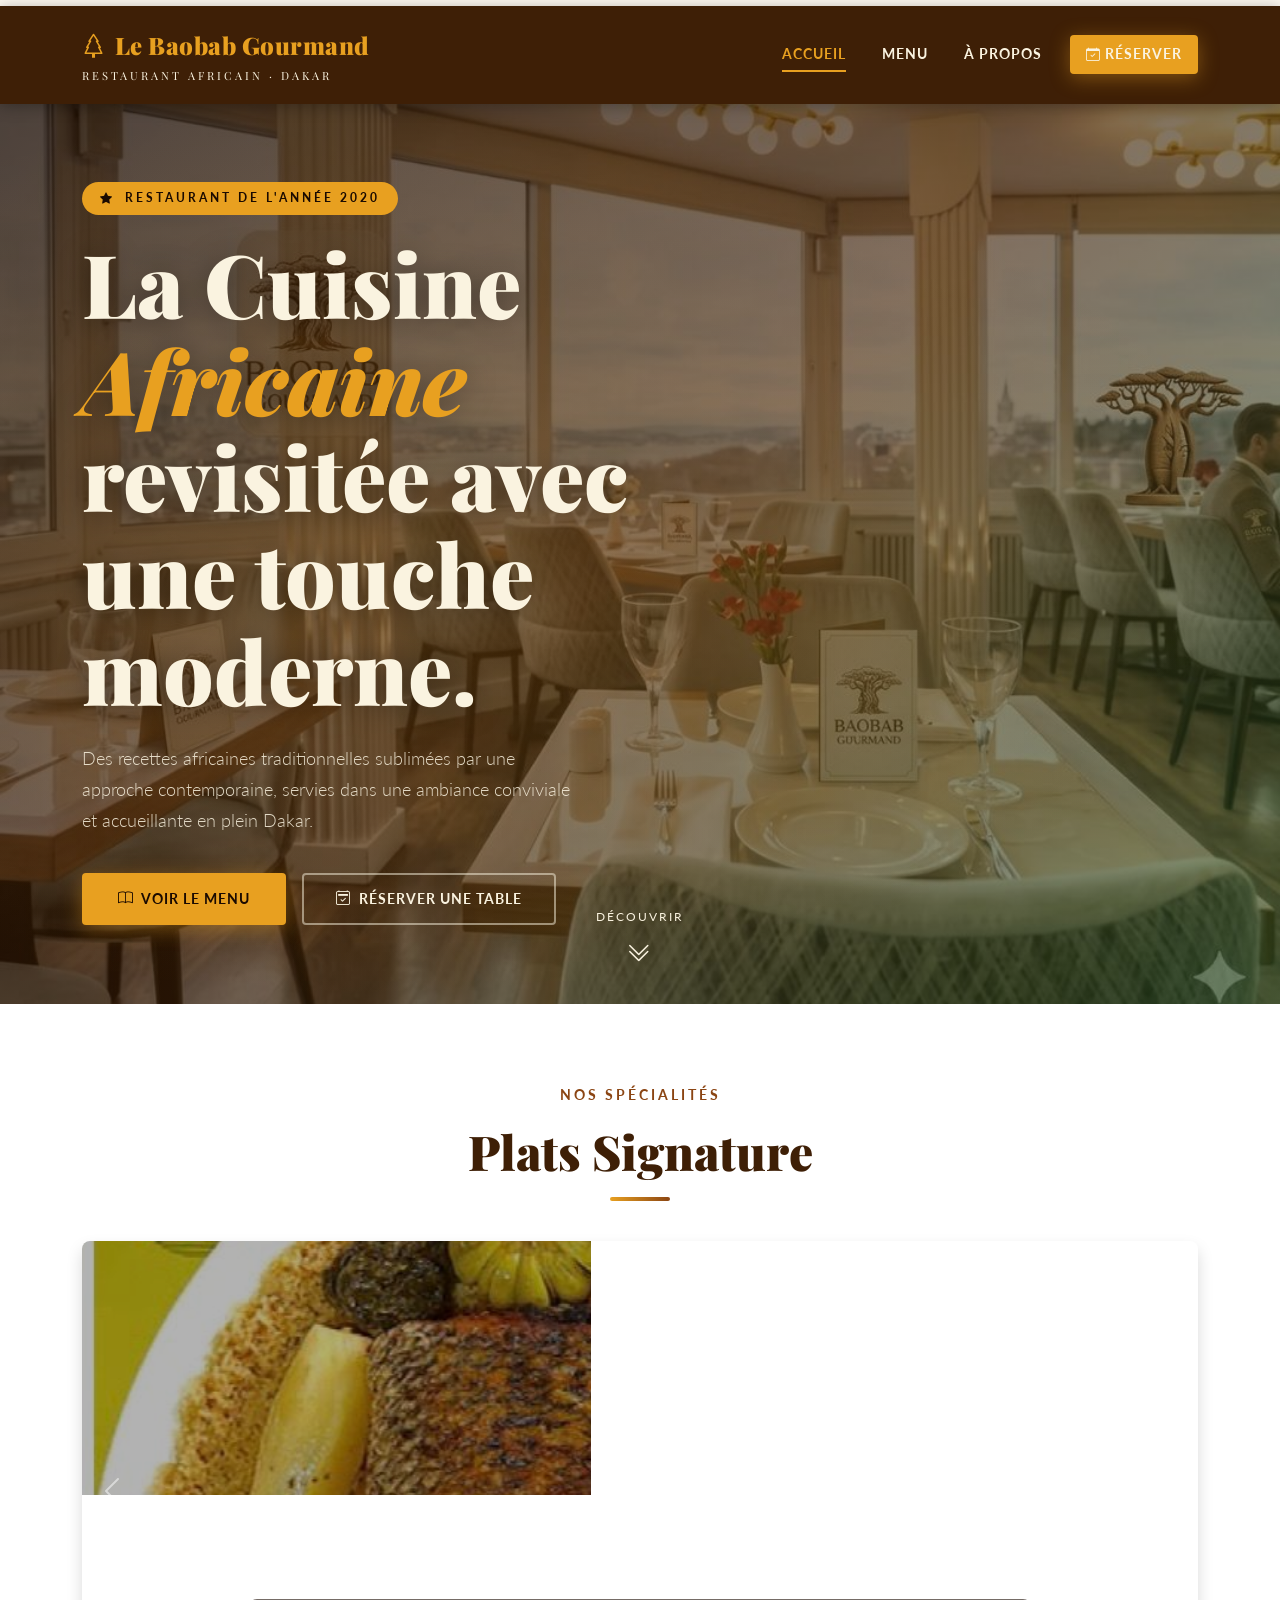
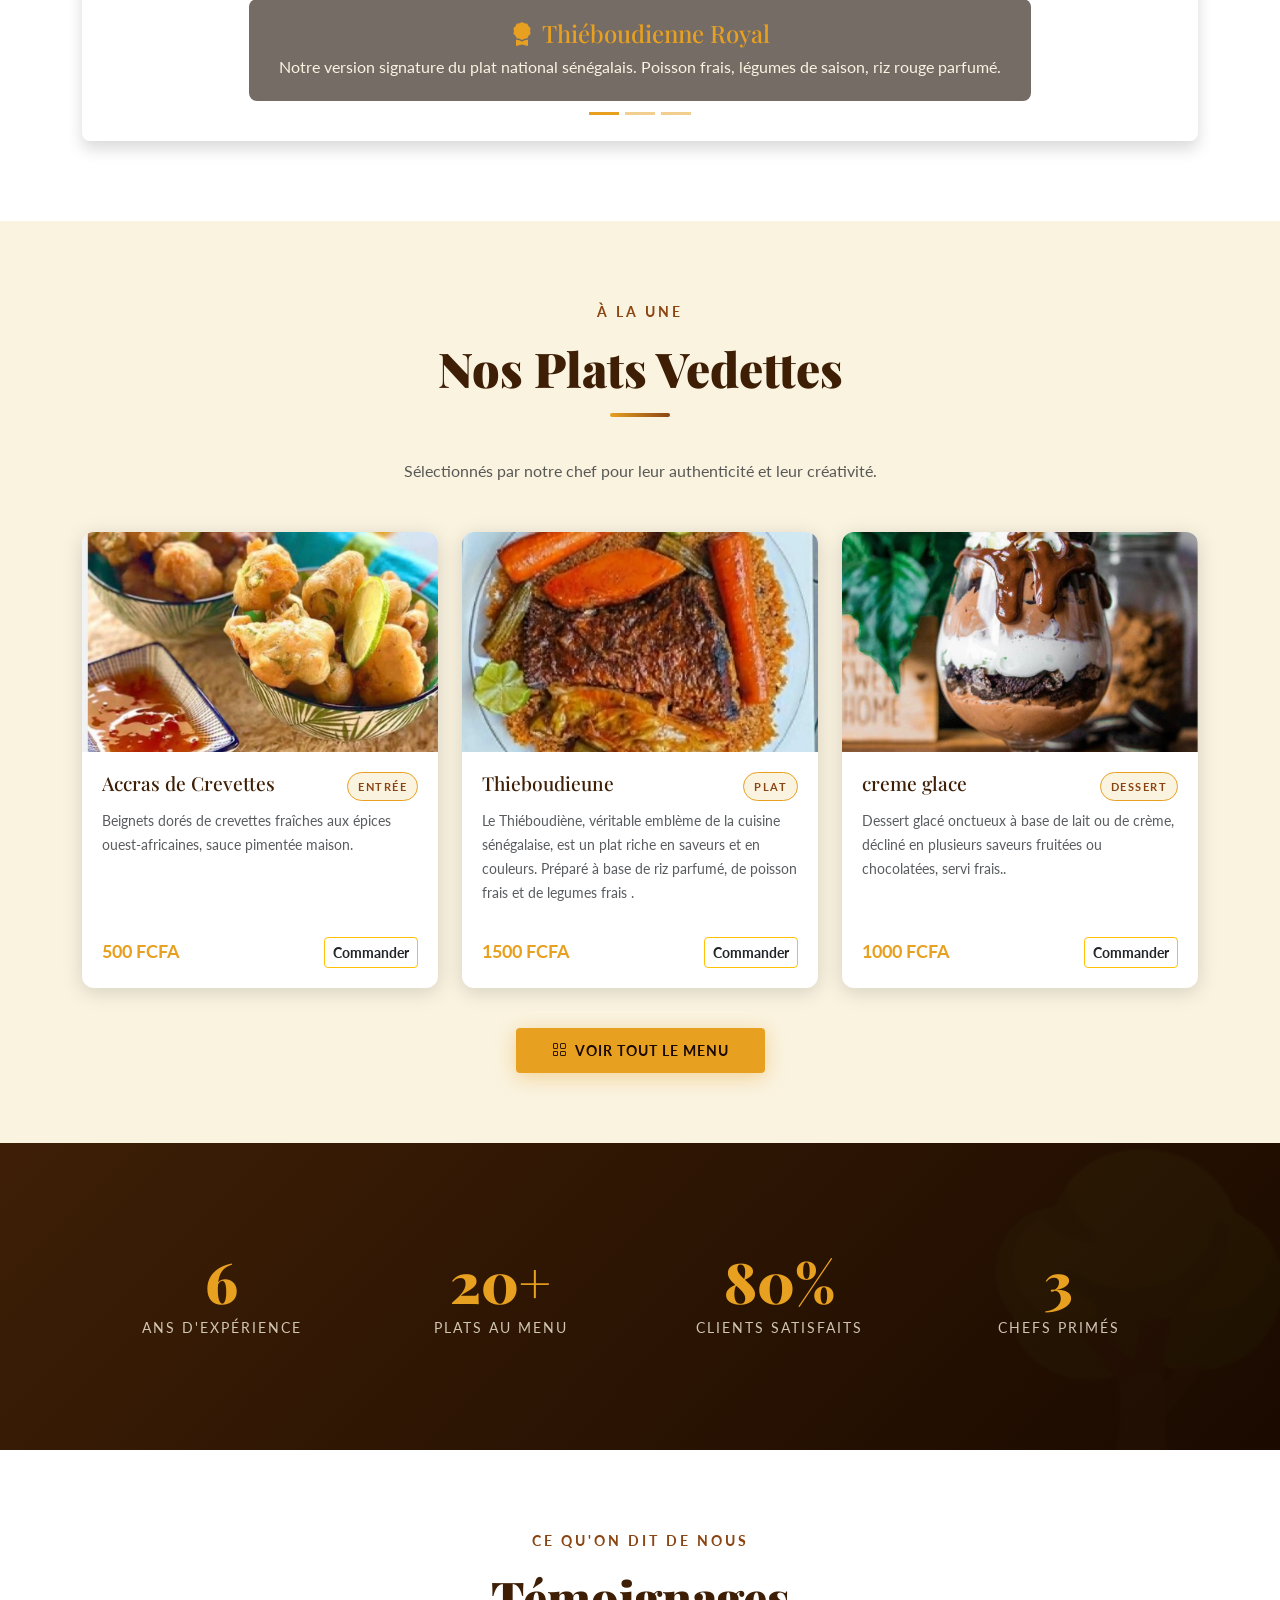
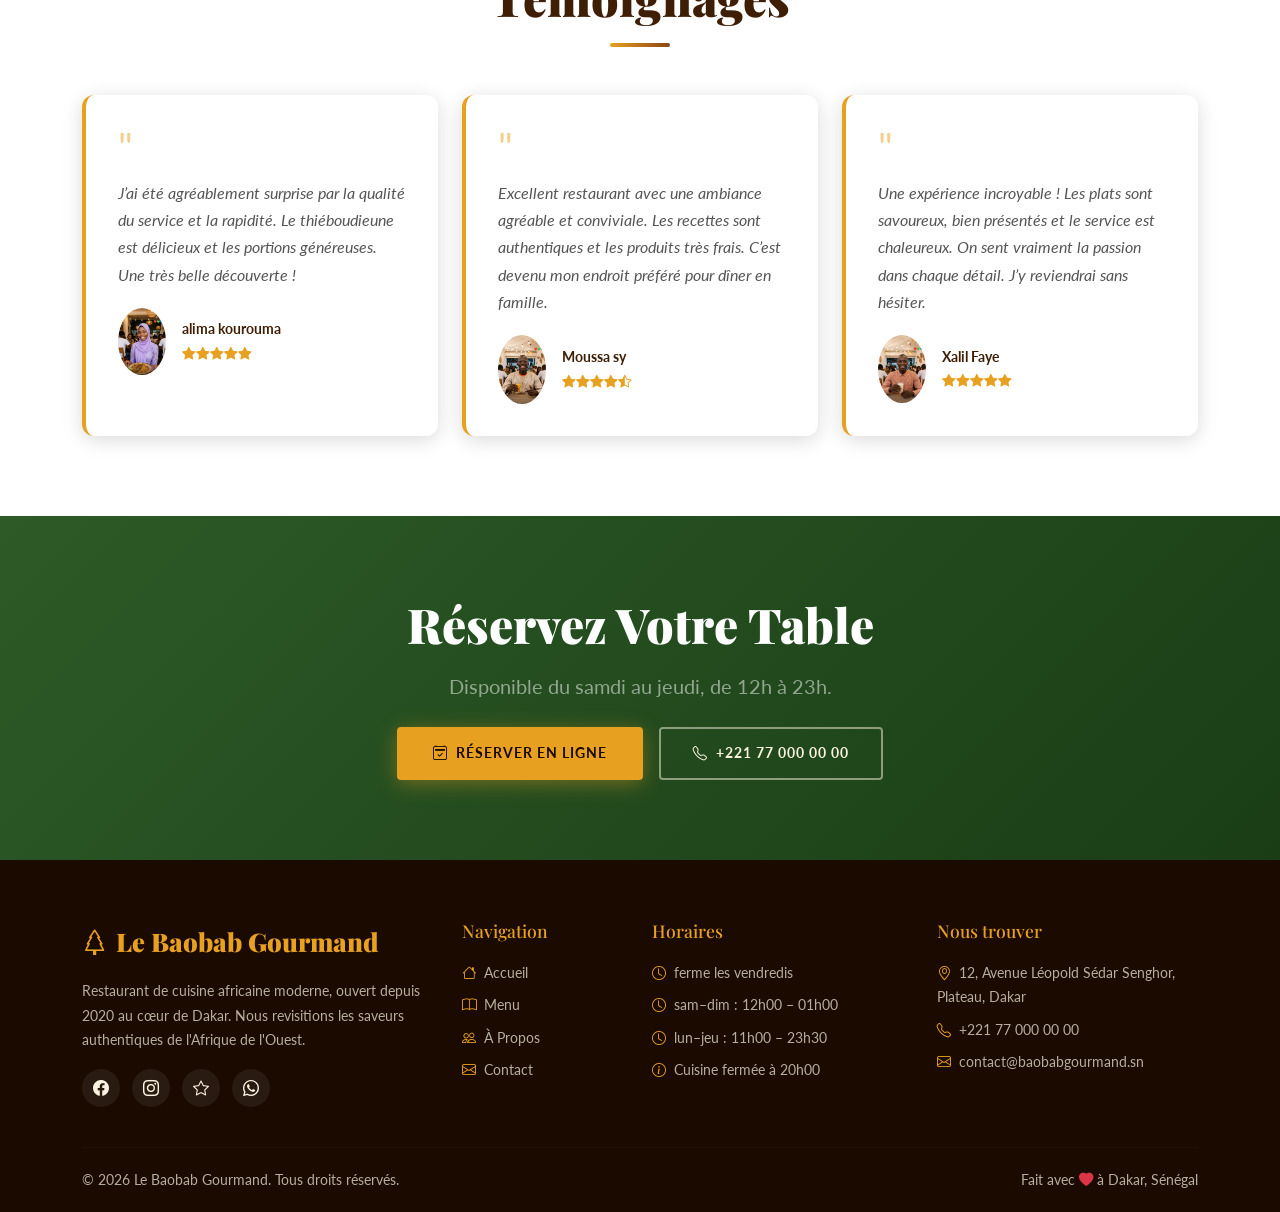
<file: index.html>
<!DOCTYPE html>
<html lang="fr">
<head>
  <meta charset="UTF-8">
  <meta name="viewport" content="width=device-width, initial-scale=1.0">
  <title>Accueil | Le Baobab Gourmand — Restaurant Africain à Dakar</title>
  <meta name="description" content="Le Baobab Gourmand, restaurant de cuisine africaine moderne à Dakar. Saveurs authentiques, ambiance chaleureuse.">
  <!-- Bootstrap 5 CSS -->
  <link href="https://cdn.jsdelivr.net/npm/bootstrap@5.3.3/dist/css/bootstrap.min.css" rel="stylesheet">
  <!-- Bootstrap Icons -->
  <link rel="stylesheet" href="https://cdn.jsdelivr.net/npm/bootstrap-icons@1.13.1/font/bootstrap-icons.min.css">
  <!-- CSS personnalisé -->
  <link rel="stylesheet" href="style.css">
</head>
<body>

  <!-- Bande décorative africaine -->
  <div class="motif-ligne"></div>

  <!-- ===== NAVBAR ===== -->
  <nav class="navbar navbar-expand-lg navbar-baobab sticky-top">
    <div class="container">
      <a class="navbar-brand navbar-brand-baobab" href="index.html">
        <i class="bi bi-tree me-2"></i>Le Baobab Gourmand
        <span>Restaurant Africain · Dakar</span>
      </a>
      <button class="navbar-toggler" type="button"
              data-bs-toggle="collapse" data-bs-target="#menuNav"
              aria-controls="menuNav" aria-expanded="false"
              aria-label="Ouvrir le menu">
        <span class="navbar-toggler-icon"></span>
      </button>
      <div class="collapse navbar-collapse" id="menuNav">
        <ul class="navbar-nav ms-auto align-items-lg-center gap-lg-1">
          <li class="nav-item"><a class="nav-link active" href="index.html">Accueil</a></li>
          <li class="nav-item"><a class="nav-link" href="menu.html">Menu</a></li>
          <li class="nav-item"><a class="nav-link" href="about.html">À Propos</a></li>
          <li class="nav-item ms-lg-2">
            <a class="nav-link btn-primaire px-3 py-2 text-decoration-none" href="contact.html">
              <i class="bi bi-calendar-check me-1"></i>Réserver
            </a>
          </li>
        </ul>
      </div>
    </div>
  </nav>

  <main>

    <!-- ===== HERO ===== -->
    <section class="hero-section" aria-label="Bannière principale">
      <div class="container position-relative z-1">
        <div class="row">
          <div class="col-lg-7">
            <div class="hero-badge">
              <i class="bi bi-star-fill me-1"></i> Restaurant de l'année 2020
            </div>
            <h1 class="hero-titre">
              La Cuisine<br>
              <em>Africaine</em><br>
              revisitée avec une touche moderne.
            </h1>
            <p class="hero-sous-titre">
              Des recettes africaines traditionnelles sublimées par une approche contemporaine, servies dans une ambiance conviviale et accueillante en plein Dakar.
            </p>
            <div class="hero-btns d-flex flex-wrap gap-3">
              <a href="menu.html" class="btn-primaire">
                <i class="bi bi-book me-2"></i>Voir le menu
              </a>
              <a href="contact.html" class="btn-secondaire">
                <i class="bi bi-calendar2-check me-2"></i>Réserver une table
              </a>
            </div>


          </div>
        </div>
      </div>
      <div class="hero-scroll" aria-hidden="true">
        Découvrir
        <i class="bi bi-chevron-double-down"></i>
      </div>
    </section>

    <!-- ===== CAROUSEL — Plats Signature ===== -->
    <section class="section-padding bg-white" aria-labelledby="carousel-titre">
      <div class="container">
        <div class="text-center mb-4 fade-in-scroll">
          <p class="section-sous-titre">Nos spécialités</p>
          <h2 class="section-titre" id="carousel-titre">Plats Signature</h2>
          <div class="separateur"></div>
        </div>

        <div id="carouselPlatSignature" class="carousel slide carousel-baobab fade-in-scroll"
             data-bs-ride="carousel" data-bs-interval="4000">
          <div class="carousel-indicators">
            <button type="button" data-bs-target="#carouselPlatSignature" data-bs-slide-to="0" class="active" aria-current="true" aria-label="Thiéboudienne"></button>
            <button type="button" data-bs-target="#carouselPlatSignature" data-bs-slide-to="1" aria-label="Yassa Poulet"></button>
            <button type="button" data-bs-target="#carouselPlatSignature" data-bs-slide-to="2" aria-label="Mafé Royal"></button>
          </div>

          <div class="carousel-inner rounded-3 overflow-hidden shadow">
            <!-- Diapo 1 -->
            <div class="carousel-item active">
              <img src="riz.jpeg"
                   class="d-block w-100"
                   alt="Thiéboudienne — riz au poisson sénégalais">
              <div class="carousel-caption">
                <h5><i class="bi bi-award-fill me-2"></i>Thiéboudienne Royal</h5>
                <p>Notre version signature du plat national sénégalais. Poisson frais, légumes de saison, riz rouge parfumé.</p>
              </div>
            </div>
            <!-- Diapo 2 -->
            <div class="carousel-item">
              <img src="yasa1.jpg"
                   class="d-block w-100"
                   alt="Yassa poulet citronné aux oignons">
              <div class="carousel-caption">
                <h5><i class="bi bi-award-fill me-2"></i>Yassa Poulet Gourmand</h5>
                <p>Poulet fermier mariné au citron et aux épices, servi sur un lit d'oignons confits dorés.</p>
              </div>
            </div>
            <!-- Diapo 3 -->
            <div class="carousel-item">
              <img src="MAFE.jpg"
                   class="d-block w-100"
                   alt="Mafé — ragoût à la pâte d'arachide">
              <div class="carousel-caption">
                <h5><i class="bi bi-award-fill me-2"></i>Mafé Royal</h5>
                <p>Agneau braisé dans une sauce onctueuse à la pâte d'arachide, garni de légumes racines.</p>
              </div>
            </div>
          </div>

          <button class="carousel-control-prev" type="button" data-bs-target="#carouselPlatSignature" data-bs-slide="prev">
            <span class="carousel-control-prev-icon" aria-hidden="true"></span>
            <span class="visually-hidden">Précédent</span>
          </button>
          <button class="carousel-control-next" type="button" data-bs-target="#carouselPlatSignature" data-bs-slide="next">
            <span class="carousel-control-next-icon" aria-hidden="true"></span>
            <span class="visually-hidden">Suivant</span>
          </button>
        </div>
      </div>
    </section>

    <!-- ===== PLATS VEDETTES ===== -->
    <section class="section-padding" style="background: var(--couleur-ivoire);" aria-labelledby="plats-vedettes-titre">
      <div class="container">
        <div class="text-center mb-5 fade-in-scroll">
          <p class="section-sous-titre">À la une</p>
          <h2 class="section-titre" id="plats-vedettes-titre">Nos Plats Vedettes</h2>
          <div class="separateur"></div>
          <p class="text-muted">Sélectionnés par notre chef pour leur authenticité et leur créativité.</p>
        </div>

        <div class="row g-4">
          <!-- Plat 1 -->
          <div class="col-md-6 col-lg-4 fade-in-scroll">
            <div class="plat-card card h-100">
              <div class="card-img-container">
                <img src="crevette.jpg"
                     class="card-img-top" alt="Accras de crevettes épicés">
              </div>
              <div class="card-body d-flex flex-column">
                <div class="d-flex justify-content-between align-items-start mb-2">
                  <h5 class="card-title mb-0">Accras de Crevettes</h5>
                  <span class="badge-categorie">Entrée</span>
                </div>
                <p class="card-text text-muted small flex-grow-1">
                  Beignets dorés de crevettes fraîches aux épices ouest-africaines, sauce pimentée maison.
                </p>
                <div class="d-flex justify-content-between align-items-center mt-3">
                  <span class="plat-prix"> 500 FCFA</span>
                  <a href="menu.html" class="btn btn-sm btn-outline-warning text-dark fw-bold">Commander</a>
                </div>
              </div>
            </div>
          </div>

          <!-- Plat 2 -->
          <div class="col-md-6 col-lg-4 fade-in-scroll">
            <div class="plat-card card h-100">
              <div class="card-img-container">
                <img src="thieb1.jpg"
                     class="card-img-top" alt="thiéboudieune Royal">
              </div>
              <div class="card-body d-flex flex-column">
                <div class="d-flex justify-content-between align-items-start mb-2">
                  <h5 class="card-title mb-0">Thieboudieune</h5>
                  <span class="badge-categorie">Plat</span>
                </div>
                <p class="card-text text-muted small flex-grow-1">
                  Le Thiéboudiène, véritable emblème de la cuisine sénégalaise, est un plat riche en saveurs et en couleurs. Préparé à base de riz parfumé, de poisson frais et de legumes frais .
                </p>
                <div class="d-flex justify-content-between align-items-center mt-3">
                  <span class="plat-prix">1500 FCFA</span>
                  <a href="menu.html" class="btn btn-sm btn-outline-warning text-dark fw-bold">Commander</a>
                </div>
              </div>
            </div>
          </div>

          <!-- Plat 3 -->
          <div class="col-md-6 col-lg-4 fade-in-scroll">
            <div class="plat-card card h-100">
              <div class="card-img-container">
                <img src="CREME.jpg"
                     class="card-img-top" alt="créme glace">
              </div>
              <div class="card-body d-flex flex-column">
                <div class="d-flex justify-content-between align-items-start mb-2">
                  <h5 class="card-title mb-0">creme glace</h5>
                  <span class="badge-categorie">Dessert</span>
                </div>
                <p class="card-text text-muted small flex-grow-1">
                  Dessert glacé onctueux à base de lait ou de crème, décliné en plusieurs saveurs fruitées ou chocolatées, servi frais..
                </p>
                <div class="d-flex justify-content-between align-items-center mt-3">
                  <span class="plat-prix">1000 FCFA</span>
                  <a href="menu.html" class="btn btn-sm btn-outline-warning text-dark fw-bold">Commander</a>
                </div>
              </div>
            </div>
          </div>
        </div>

        <div class="text-center mt-5 fade-in-scroll">
          <a href="menu.html" class="btn-primaire">
            <i class="bi bi-grid me-2"></i>Voir tout le menu
          </a>
        </div>
      </div>
    </section>

    <!-- ===== CHIFFRES ===== -->
    <section class="bg-baobab section-padding" aria-label="Nos chiffres clés">
      <div class="container">
        <div class="row g-0">
          <div class="col-6 col-md-3 fade-in-scroll">
            <div class="chiffre-item">
              <div class="nombre">6</div>
              <div class="label">Ans d'expérience</div>
            </div>
          </div>
          <div class="col-6 col-md-3 fade-in-scroll">
            <div class="chiffre-item">
              <div class="nombre">20+</div>
              <div class="label">Plats au menu</div>
            </div>
          </div>
          <div class="col-6 col-md-3 fade-in-scroll">
            <div class="chiffre-item">
              <div class="nombre">80%</div>
              <div class="label">Clients satisfaits</div>
            </div>
          </div>
          <div class="col-6 col-md-3 fade-in-scroll">
            <div class="chiffre-item">
              <div class="nombre">3</div>
              <div class="label">Chefs primés</div>
            </div>
          </div>
        </div>
      </div>
    </section>

    <!-- ===== TEMOIGNAGES ===== -->
    <section class="section-padding bg-white" aria-labelledby="temoignages-titre">
      <div class="container">
        <div class="text-center mb-5 fade-in-scroll">
          <p class="section-sous-titre">Ce qu'on dit de nous</p>
          <h2 class="section-titre" id="temoignages-titre">Témoignages</h2>
          <div class="separateur"></div>
        </div>

        <div class="row g-4">
          <div class="col-md-4 fade-in-scroll">
            <div class="temoignage-card">
              <div class="quote-icon">"</div>
              <p class="texte">J’ai été agréablement surprise par la qualité du service et la rapidité. Le thiéboudieune  est  délicieux et les portions généreuses. Une très belle découverte ! </p>
              <div class="d-flex align-items-center gap-3 mt-3">
                <img src="alima.jpeg" alt="Portrait de Alima kourouma" class="rounded-circle" width="48" height="48">
                <div>
                  <p class="auteur mb-0">alima kourouma</p>
                  <div class="etoiles"><i class="bi bi-star-fill"></i><i class="bi bi-star-fill"></i><i class="bi bi-star-fill"></i><i class="bi bi-star-fill"></i><i class="bi bi-star-fill"></i></div>
                </div>
              </div>
            </div>
          </div>

          <div class="col-md-4 fade-in-scroll">
            <div class="temoignage-card">
              <div class="quote-icon">"</div>
              <p class="texte"> Excellent restaurant avec une ambiance agréable et conviviale. Les recettes sont authentiques et les produits très frais. C’est devenu mon endroit préféré pour dîner en famille.</p>
              <div class="d-flex align-items-center gap-3 mt-3">
                <img src="moussa.jpeg" alt="Portrait de Moussa SY" class="rounded-circle" width="48" height="48">
                <div>
                  <p class="auteur mb-0">Moussa sy</p>
                  <div class="etoiles"><i class="bi bi-star-fill"></i><i class="bi bi-star-fill"></i><i class="bi bi-star-fill"></i><i class="bi bi-star-fill"></i><i class="bi bi-star-half"></i></div>
                </div>
              </div>
            </div>
          </div>

          <div class="col-md-4 fade-in-scroll">
            <div class="temoignage-card">
              <div class="quote-icon">"</div>
              <p class="texte">Une expérience incroyable ! Les plats sont savoureux, bien présentés et le service est chaleureux. On sent vraiment la passion dans chaque détail. J’y reviendrai sans hésiter. </p>
              <div class="d-flex align-items-center gap-3 mt-3">
                <img src="xalil.jpeg" alt="Portrait de Xalil Faye" class="rounded-circle" width="48" height="48">
                <div>
                  <p class="auteur mb-0">Xalil Faye</p>
                  <div class="etoiles"><i class="bi bi-star-fill"></i><i class="bi bi-star-fill"></i><i class="bi bi-star-fill"></i><i class="bi bi-star-fill"></i><i class="bi bi-star-fill"></i></div>
                </div>
              </div>
            </div>
          </div>
        </div>
      </div>
    </section>

    <!-- ===== CTA RÉSERVATION ===== -->
    <section class="section-padding" style="background: linear-gradient(135deg, var(--couleur-vert), #1a3d16);" aria-label="Appel à l'action réservation">
      <div class="container text-center fade-in-scroll">
        <h2 class="section-titre text-white mb-3">Réservez Votre Table</h2>
        <p class="text-white-50 mb-4 fs-5">Disponible du samdi au jeudi, de 12h à 23h.</p>
        <div class="d-flex justify-content-center gap-3 flex-wrap">
          <a href="contact.html" class="btn-primaire">
            <i class="bi bi-calendar2-check me-2"></i>Réserver en ligne
          </a>
          <a href="tel:+221770000000" class="btn-secondaire">
            <i class="bi bi-telephone me-2"></i>+221 77 000 00 00
          </a>
        </div>
      </div>
    </section>

  </main>

  <footer>
    <div class="container">
      <div class="row g-4">
        <div class="col-lg-4 col-md-6">
          <div class="footer-brand mb-3">
            <i class="bi bi-tree me-2"></i>Le Baobab Gourmand
          </div>
          <p>Restaurant de cuisine africaine moderne, ouvert depuis 2020 au cœur de Dakar. Nous revisitions les saveurs authentiques de l'Afrique de l'Ouest.</p>
          <div class="social-links mt-3">
            <a href="#" aria-label="Facebook"><i class="bi bi-facebook"></i></a>
            <a href="#" aria-label="Instagram"><i class="bi bi-instagram"></i></a>
            <a href="#" aria-label="TripAdvisor"><i class="bi bi-star"></i></a>
            <a href="#" aria-label="WhatsApp"><i class="bi bi-whatsapp"></i></a>
          </div>
        </div>
        <div class="col-lg-2 col-md-6">
          <h5>Navigation</h5>
          <ul>
            <li><a href="index.html"><i class="bi bi-house"></i>Accueil</a></li>
            <li><a href="menu.html"><i class="bi bi-book"></i>Menu</a></li>
            <li><a href="about.html"><i class="bi bi-people"></i>À Propos</a></li>
            <li><a href="contact.html"><i class="bi bi-envelope"></i>Contact</a></li>
          </ul>
        </div>
        <div class="col-lg-3 col-md-6">
          <h5>Horaires</h5>
          <ul>
            <li><i class="bi bi-clock"></i>ferme les vendredis </li>
            <li><i class="bi bi-clock"></i>sam–dim : 12h00 – 01h00</li>
            <li><i class="bi bi-clock"></i>lun–jeu : 11h00 – 23h30</li>
            <li><i class="bi bi-info-circle"></i>Cuisine fermée à 20h00</li>
          </ul>
        </div>
        <div class="col-lg-3 col-md-6">
          <h5>Nous trouver</h5>
          <ul>
            <li><i class="bi bi-geo-alt"></i>12, Avenue Léopold Sédar Senghor, Plateau, Dakar</li>
            <li><i class="bi bi-telephone"></i><a href="tel:+221338001234">+221 77 000 00 00</a></li>
            <li><i class="bi bi-envelope"></i><a href="mailto:contact@baobabgourmand.sn">contact@baobabgourmand.sn</a></li>
          </ul>
        </div>
      </div>
      <hr class="footer-divider">
      <div class="d-flex flex-wrap justify-content-between align-items-center footer-bottom">
        <p class="mb-0">© 2026 Le Baobab Gourmand. Tous droits réservés.</p>
        <p class="mb-0">Fait avec <i class="bi bi-heart-fill text-danger"></i> à Dakar, Sénégal</p>
      </div>
    </div>
  </footer>

  <!-- Bouton retour en haut -->
  <button id="btnTop" aria-label="Retour en haut de page">
    <i class="bi bi-arrow-up"></i>
  </button>

  <!-- Bootstrap JS -->
  <script src="https://cdn.jsdelivr.net/npm/bootstrap@5.3.3/dist/js/bootstrap.bundle.min.js"></script>
  <!-- JS personnalisé -->
  <script src="script.js"></script>
</body>
</html>
</file>
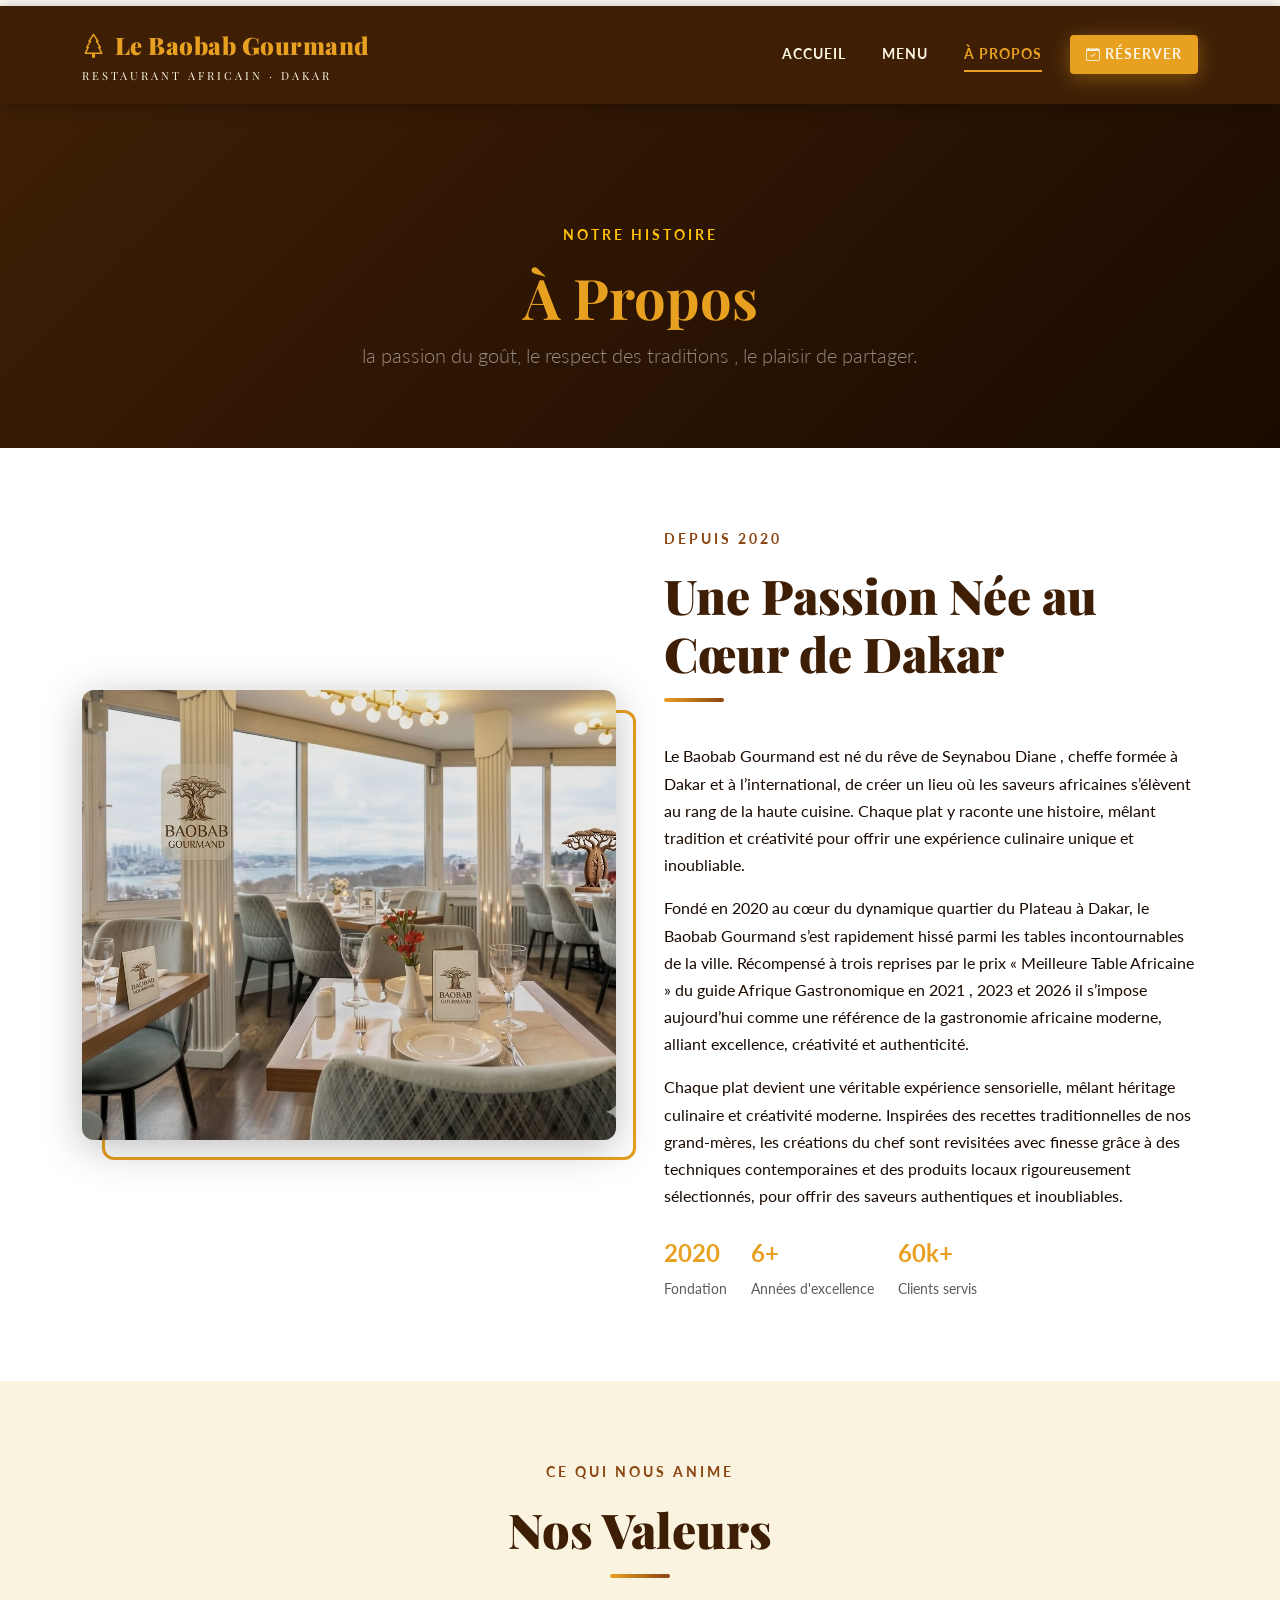
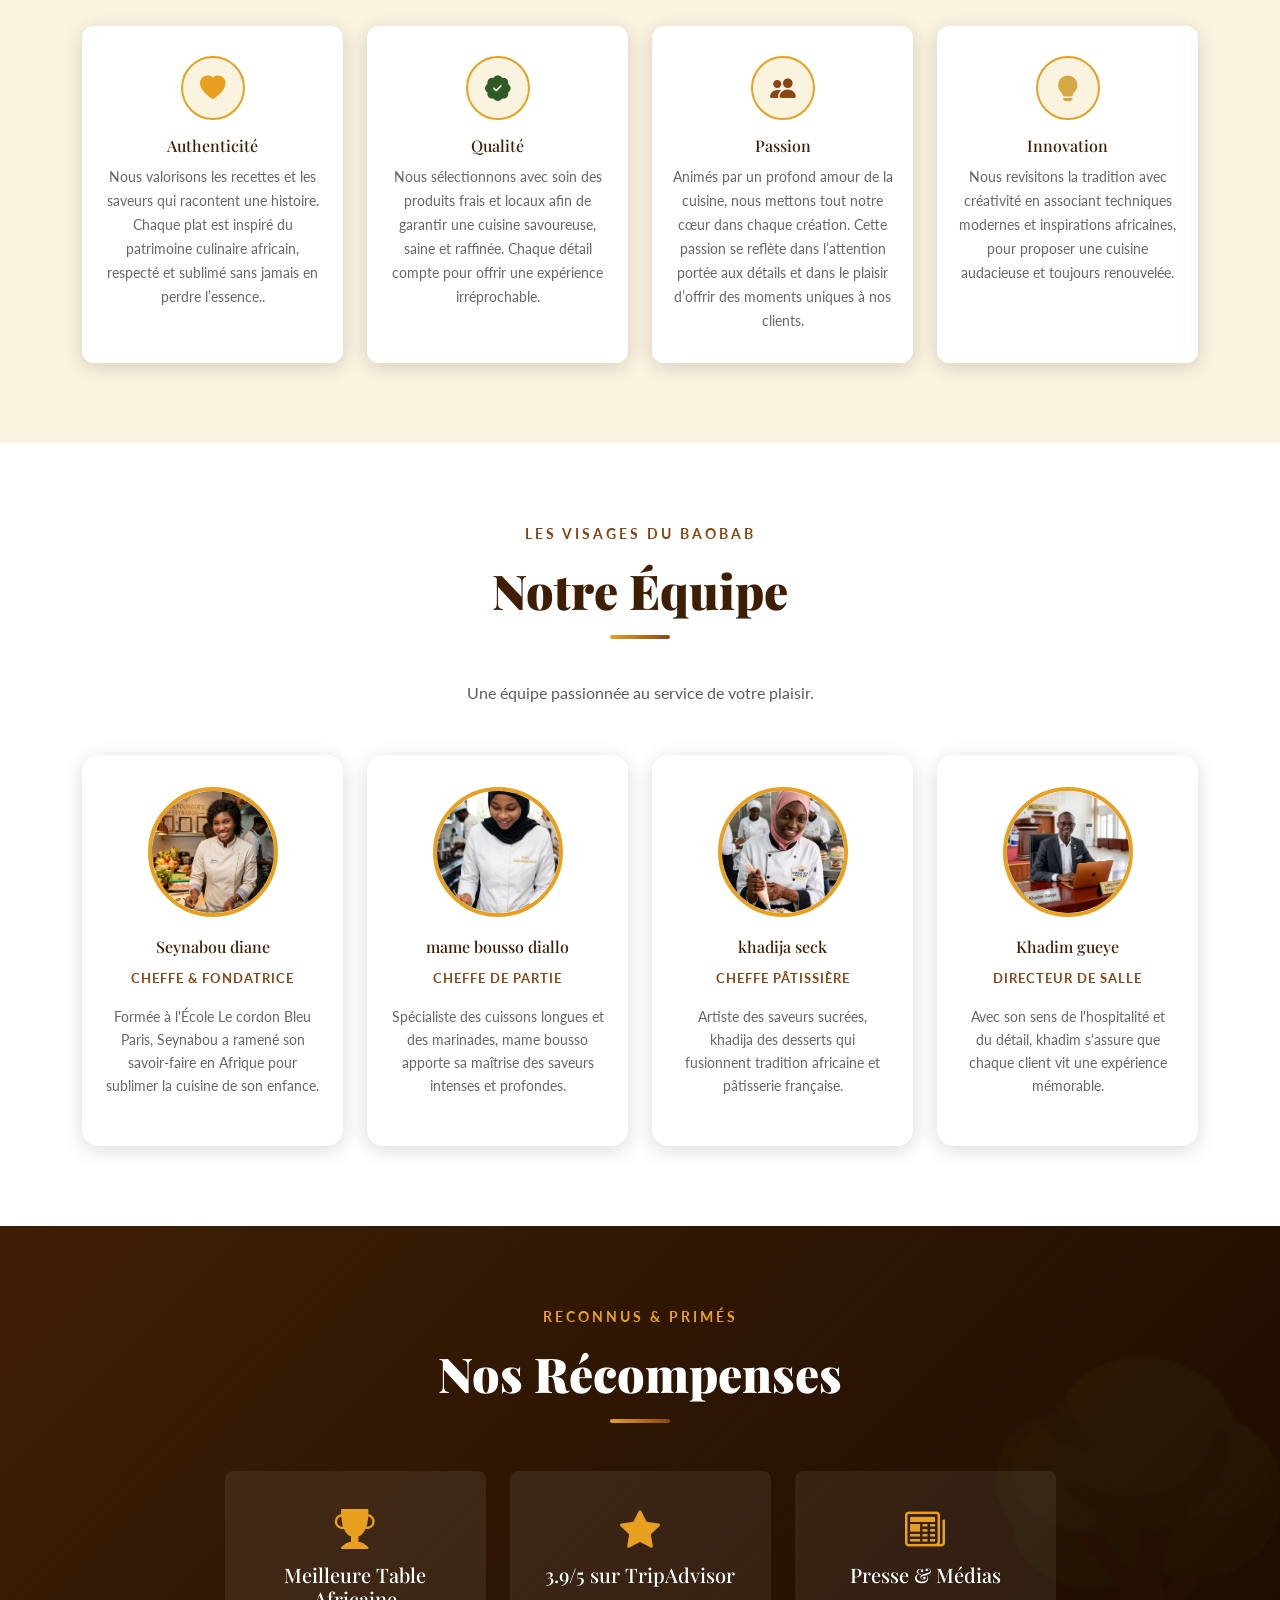
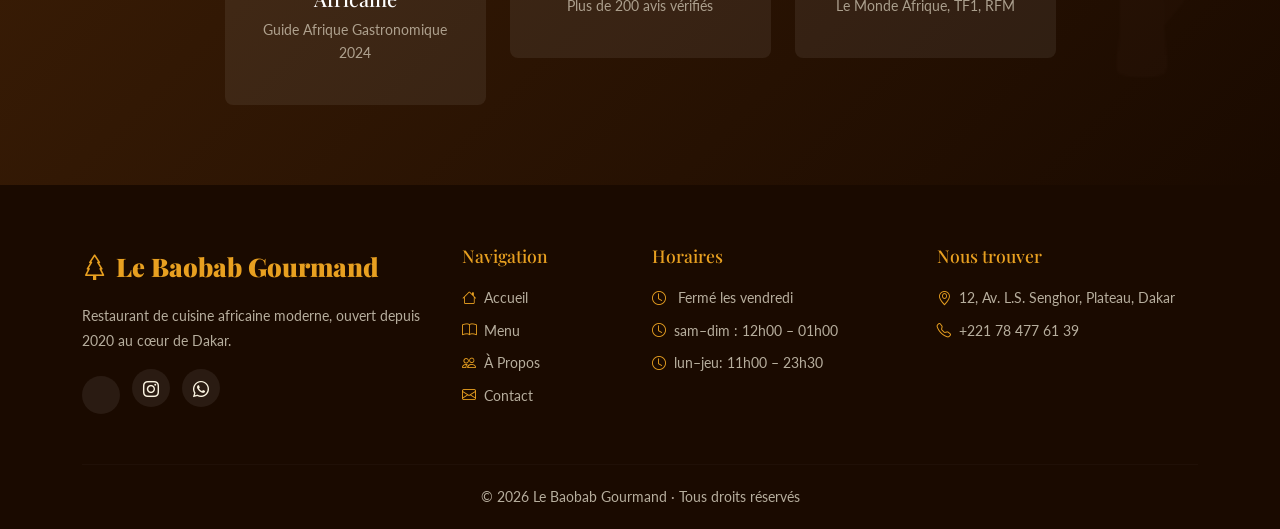
<file: about.html>
<!DOCTYPE html>
<html lang="fr">
<head>
  <meta charset="UTF-8">
  <meta name="viewport" content="width=device-width, initial-scale=1.0">
  <title>À Propos | Le Baobab Gourmand — Restaurant Africain à Dakar</title>
  <meta name="description" content="Histoire, équipe et valeurs du restaurant Le Baobab Gourmand à Dakar.">
  <link href="https://cdn.jsdelivr.net/npm/bootstrap@5.3.3/dist/css/bootstrap.min.css" rel="stylesheet">
  <link rel="stylesheet" href="https://cdn.jsdelivr.net/npm/bootstrap-icons@1.13.1/font/bootstrap-icons.min.css">
  <link rel="stylesheet" href="style.css">
</head>
<body>

  <div class="motif-ligne"></div>

  <!-- ===== NAVBAR ===== -->
  <nav class="navbar navbar-expand-lg navbar-baobab sticky-top">
    <div class="container">
      <a class="navbar-brand navbar-brand-baobab" href="index.html">
        <i class="bi bi-tree me-2"></i>Le Baobab Gourmand
        <span>Restaurant Africain · Dakar</span>
      </a>
      <button class="navbar-toggler" type="button"
              data-bs-toggle="collapse" data-bs-target="#menuNav"
              aria-label="Ouvrir le menu">
        <span class="navbar-toggler-icon"></span>
      </button>
      <div class="collapse navbar-collapse" id="menuNav">
        <ul class="navbar-nav ms-auto align-items-lg-center gap-lg-1">
          <li class="nav-item"><a class="nav-link" href="index.html">Accueil</a></li>
          <li class="nav-item"><a class="nav-link" href="menu.html">Menu</a></li>
          <li class="nav-item"><a class="nav-link active" href="about.html">À Propos</a></li>
          <li class="nav-item ms-lg-2">
            <a class="nav-link btn-primaire px-3 py-2" href="contact.html">
              <i class="bi bi-calendar-check me-1"></i>Réserver
            </a>
          </li>
        </ul>
      </div>
    </div>
  </nav>

  <main>

    <!-- ===== PAGE HERO ===== -->
    <section class="page-hero" aria-label="En-tête de la page À Propos">
      <div class="container">
        <p class="section-sous-titre text-warning">Notre histoire</p>
        <h1 class="display-4 fw-bold">À Propos</h1>
        <p class="lead text-white-50 mt-2">la passion du goût, le respect des traditions , le plaisir de partager.</p>
      </div>
    
    </section>

    <!-- ===== NOTRE HISTOIRE ===== -->
    <section class="section-padding bg-white" aria-labelledby="histoire-titre">
      <div class="container">
        <div class="row align-items-center g-5">
          <div class="col-lg-6 fade-in-scroll">
            <div class="about-intro-img-wrapper">
              <img src="RESTO.jpg"
                   class="about-intro-img"
                   alt="Ambiance chaleureuse du restaurant Le Baobab Gourmand avec décor africain">
            </div>
          </div>
          <div class="col-lg-6 fade-in-scroll">
            <p class="section-sous-titre">Depuis 2020</p>
            <h2 class="section-titre" id="histoire-titre">Une Passion Née au Cœur de Dakar</h2>
            <div class="separateur gauche"></div>
            <p>
              Le Baobab Gourmand est né du rêve de Seynabou Diane , cheffe formée à Dakar et à l’international, de créer un lieu où les saveurs africaines s’élèvent au rang de la haute cuisine. Chaque plat y raconte une histoire, mêlant tradition et créativité pour offrir une expérience culinaire unique et inoubliable.
            </p>
            <p>
              Fondé en 2020 au cœur du dynamique quartier du Plateau à Dakar, le Baobab Gourmand s’est rapidement hissé parmi les tables incontournables de la ville. Récompensé à trois reprises par le prix « Meilleure Table Africaine » du guide Afrique Gastronomique en 2021 , 2023 et 2026 il s’impose aujourd’hui comme une référence de la gastronomie africaine moderne, alliant excellence, créativité et authenticité.
            </p>
            <p>
              Chaque plat devient une véritable expérience sensorielle, mêlant héritage culinaire et créativité moderne. Inspirées des recettes traditionnelles de nos grand-mères, les créations du chef sont revisitées avec finesse grâce à des techniques contemporaines et des produits locaux rigoureusement sélectionnés, pour offrir des saveurs authentiques et inoubliables.
            </p>
            <div class="d-flex gap-4 mt-4">
              <div>
                <div class="fw-bold fs-4" style="color: var(--couleur-safran);">2020</div>
                <small class="text-muted">Fondation</small>
              </div>
              <div>
                <div class="fw-bold fs-4" style="color: var(--couleur-safran);">6+</div>
                <small class="text-muted">Années d'excellence</small>
              </div>
              <div>
                <div class="fw-bold fs-4" style="color: var(--couleur-safran);">60k+</div>
                <small class="text-muted">Clients servis</small>
              </div>
            </div>
          </div>
        </div>
      </div>
    </section>

    <!-- ===== NOS VALEURS ===== -->
    <section class="section-padding" style="background: var(--couleur-ivoire);" aria-labelledby="valeurs-titre">
      <div class="container">
        <div class="text-center mb-5 fade-in-scroll">
          <p class="section-sous-titre">Ce qui nous anime</p>
          <h2 class="section-titre" id="valeurs-titre">Nos Valeurs</h2>
          <div class="separateur"></div>
        </div>
        <div class="row g-4">
          <div class="col-sm-6 col-lg-3 fade-in-scroll">
            <div class="valeur-item">
              <div class="icone"><i class="bi bi-heart-fill" style="color: var(--couleur-safran);"></i></div>
              <h5>Authenticité</h5>
              <p>Nous valorisons les recettes et les saveurs qui racontent une histoire. Chaque plat est inspiré du patrimoine culinaire africain, respecté et sublimé sans jamais en perdre l’essence..</p>
            </div>
          </div>
          <div class="col-sm-6 col-lg-3 fade-in-scroll">
            <div class="valeur-item">
              <div class="icone"><i class="bi bi-patch-check-fill" style="color: var(--couleur-vert);"></i></div>
              <h5>Qualité</h5>
              <p>Nous sélectionnons avec soin des produits frais et locaux afin de garantir une cuisine savoureuse, saine et raffinée. Chaque détail compte pour offrir une expérience irréprochable.</p>
            </div>
          </div>
          <div class="col-sm-6 col-lg-3 fade-in-scroll">
            <div class="valeur-item">
              <div class="icone"><i class="bi bi-people-fill" style="color: var(--couleur-terre);"></i></div>
              <h5>Passion</h5>
              <p>Animés par un profond amour de la cuisine, nous mettons tout notre cœur dans chaque création. Cette passion se reflète dans l’attention portée aux détails et dans le plaisir d’offrir des moments uniques à nos clients.</p>
            </div>
          </div>
          <div class="col-sm-6 col-lg-3 fade-in-scroll">
            <div class="valeur-item">
              <div class="icone"><i class="bi bi-lightbulb-fill" style="color: var(--couleur-or);"></i></div>
              <h5>Innovation</h5>
              <p>Nous revisitons la tradition avec créativité en associant techniques modernes et inspirations africaines, pour proposer une cuisine audacieuse et toujours renouvelée.</p>
            </div>
          </div>
        </div>
      </div>
    </section>

    <!-- ===== L'ÉQUIPE ===== -->
    <section class="section-padding bg-white" aria-labelledby="equipe-titre">
      <div class="container">
        <div class="text-center mb-5 fade-in-scroll">
          <p class="section-sous-titre"> Les visages du Baobab </p>
          <h2 class="section-titre" id="equipe-titre">Notre Équipe</h2>
          <div class="separateur"></div>
          <p class="text-muted">Une équipe passionnée au service de votre plaisir.</p>
        </div>
        <div class="row g-4">
          <!-- Remplacez ces chemins par vos propres photos dans le dossier image/ -->
          <div class="col-sm-6 col-lg-3 fade-in-scroll">
            <div class="equipe-card">
              <img src="seynabou.jpg" alt="Photo de Seynabou diane" class="equipe-photo">
              <h5>Seynabou diane</h5>
              <p class="role">Cheffe & Fondatrice</p>
              <p>Formée à l'École Le cordon Bleu Paris, Seynabou a ramené son savoir-faire en Afrique pour sublimer la cuisine de son enfance.</p>
            </div>
          </div>
          <div class="col-sm-6 col-lg-3 fade-in-scroll">
            <div class="equipe-card">
              <img src="mame bousso.jpg" alt="Photo de Mame Bousso Diallo" class="equipe-photo">
              <h5>mame bousso diallo</h5>
              <p class="role">Cheffe de Partie</p>
              <p>Spécialiste des cuissons longues et des marinades, mame bousso apporte sa maîtrise des saveurs intenses et profondes.</p>
            </div>
          </div>
          <div class="col-sm-6 col-lg-3 fade-in-scroll">
            <div class="equipe-card">
              <img src="khadija.jpg" alt="Photo de Khadija Seck" class="equipe-photo">
              <h5>khadija seck</h5>
              <p class="role">Cheffe Pâtissière</p>
              <p>Artiste des saveurs sucrées, khadija des desserts qui fusionnent tradition africaine et pâtisserie française.</p>
            </div>
          </div>
          <div class="col-sm-6 col-lg-3 fade-in-scroll">
            <div class="equipe-card">
              <img src="khadim.jpg" alt="Photo de Khadim Gueye" class="equipe-photo">
              <h5>Khadim gueye</h5>
              <p class="role">Directeur de Salle</p>
              <p>Avec son sens de l'hospitalité et du détail, khadim s'assure que chaque client vit une expérience mémorable.</p>
            </div>
          </div>
        </div>
      </div>
    </section>

    <!-- ===== RÉCOMPENSES ===== -->
    <section class="bg-baobab section-padding" aria-labelledby="recompenses-titre">
      <div class="container">
        <div class="text-center mb-5 fade-in-scroll">
          <p class="section-sous-titre" style="color: var(--couleur-safran);">Reconnus & primés</p>
          <h2 class="section-titre text-white" id="recompenses-titre">Nos Récompenses</h2>
          <div class="separateur"></div>
        </div>
        <div class="row g-4 justify-content-center">
          <div class="col-sm-6 col-md-4 col-lg-3 fade-in-scroll">
            <div class="text-center p-4 rounded-3" style="background: rgba(255,255,255,0.07);">
              <i class="bi bi-trophy-fill fs-1 mb-3" style="color: var(--couleur-safran);"></i>
              <h5 class="text-white">Meilleure Table Africaine</h5>
              <p style="color: rgba(250,243,224,0.6); font-size:0.85rem;">Guide Afrique Gastronomique 2024</p>
            </div>
          </div>
          <div class="col-sm-6 col-md-4 col-lg-3 fade-in-scroll">
            <div class="text-center p-4 rounded-3" style="background: rgba(255,255,255,0.07);">
              <i class="bi bi-star-fill fs-1 mb-3" style="color: var(--couleur-safran);"></i>
              <h5 class="text-white">3.9/5 sur TripAdvisor</h5>
              <p style="color: rgba(250,243,224,0.6); font-size:0.85rem;">Plus de 200 avis vérifiés</p>
            </div>
          </div>
          <div class="col-sm-6 col-md-4 col-lg-3 fade-in-scroll">
            <div class="text-center p-4 rounded-3" style="background: rgba(255,255,255,0.07);">
              <i class="bi bi-newspaper fs-1 mb-3" style="color: var(--couleur-safran);"></i>
              <h5 class="text-white">Presse & Médias</h5>
              <p style="color: rgba(250,243,224,0.6); font-size:0.85rem;">Le Monde Afrique, TF1, RFM</p>
            </div>
          </div>
        </div>
      </div>
    </section>

  </main>

  <!-- ===== FOOTER ===== -->
  <footer>
    <div class="container">
      <div class="row g-4">
        <div class="col-lg-4 col-md-6">
          <div class="footer-brand mb-3"><i class="bi bi-tree me-2"></i>Le Baobab Gourmand</div>
          <p>Restaurant de cuisine africaine moderne, ouvert depuis 2020 au cœur de Dakar.</p>
          <div class="social-links mt-3">
            <a href="https://dialloboussobally-crypto.github.io/mon-projet/" aria-label="Github"><i class="bi bi-Github"></i></a>
            <a href="#" aria-label="Instagram"><i class="bi bi-instagram"></i></a>
            <a href="78 477 61 39" aria-label="WhatsApp"><i class="bi bi-whatsapp"></i></a>
          </div>
        </div>
        <div class="col-lg-2 col-md-6">
          <h5>Navigation</h5>
          <ul>
            <li><a href="index.html"><i class="bi bi-house"></i>Accueil</a></li>
            <li><a href="menu.html"><i class="bi bi-book"></i>Menu</a></li>
            <li><a href="about.html"><i class="bi bi-people"></i>À Propos</a></li>
            <li><a href="contact.html"><i class="bi bi-envelope"></i>Contact</a></li>
          </ul>
        </div>
        <div class="col-lg-3 col-md-6">
          <h5>Horaires</h5>
          <ul>
            <li> <i class="bi bi-clock"></i> Fermé les vendredi</li>
            <li><i class="bi bi-clock"></i>sam–dim : 12h00 – 01h00</li>
            <li><i class="bi bi-clock"></i>lun–jeu: 11h00 – 23h30</li>
          </ul>
        </div>
        <div class="col-lg-3 col-md-6">
          <h5>Nous trouver</h5>
          <ul>
            <li><i class="bi bi-geo-alt"></i>12, Av. L.S. Senghor, Plateau, Dakar</li>
            <li><i class="bi bi-telephone"></i><a href="tel:+22178 477 61 39">+221 78 477 61 39 </a></li>
          </ul>
        </div>
      </div>
      <hr class="footer-divider">
      <div class="footer-bottom text-center">
        <p class="mb-0">© 2026 Le Baobab Gourmand · Tous droits réservés</p>
      </div>
    </div>
  </footer>

  <button id="btnTop" aria-label="Retour en haut"><i class="bi bi-arrow-up"></i></button>

  <script src="https://cdn.jsdelivr.net/npm/bootstrap@5.3.3/dist/js/bootstrap.bundle.min.js"></script>
  <script src="script.js"></script>
</body>
</html>
</file>
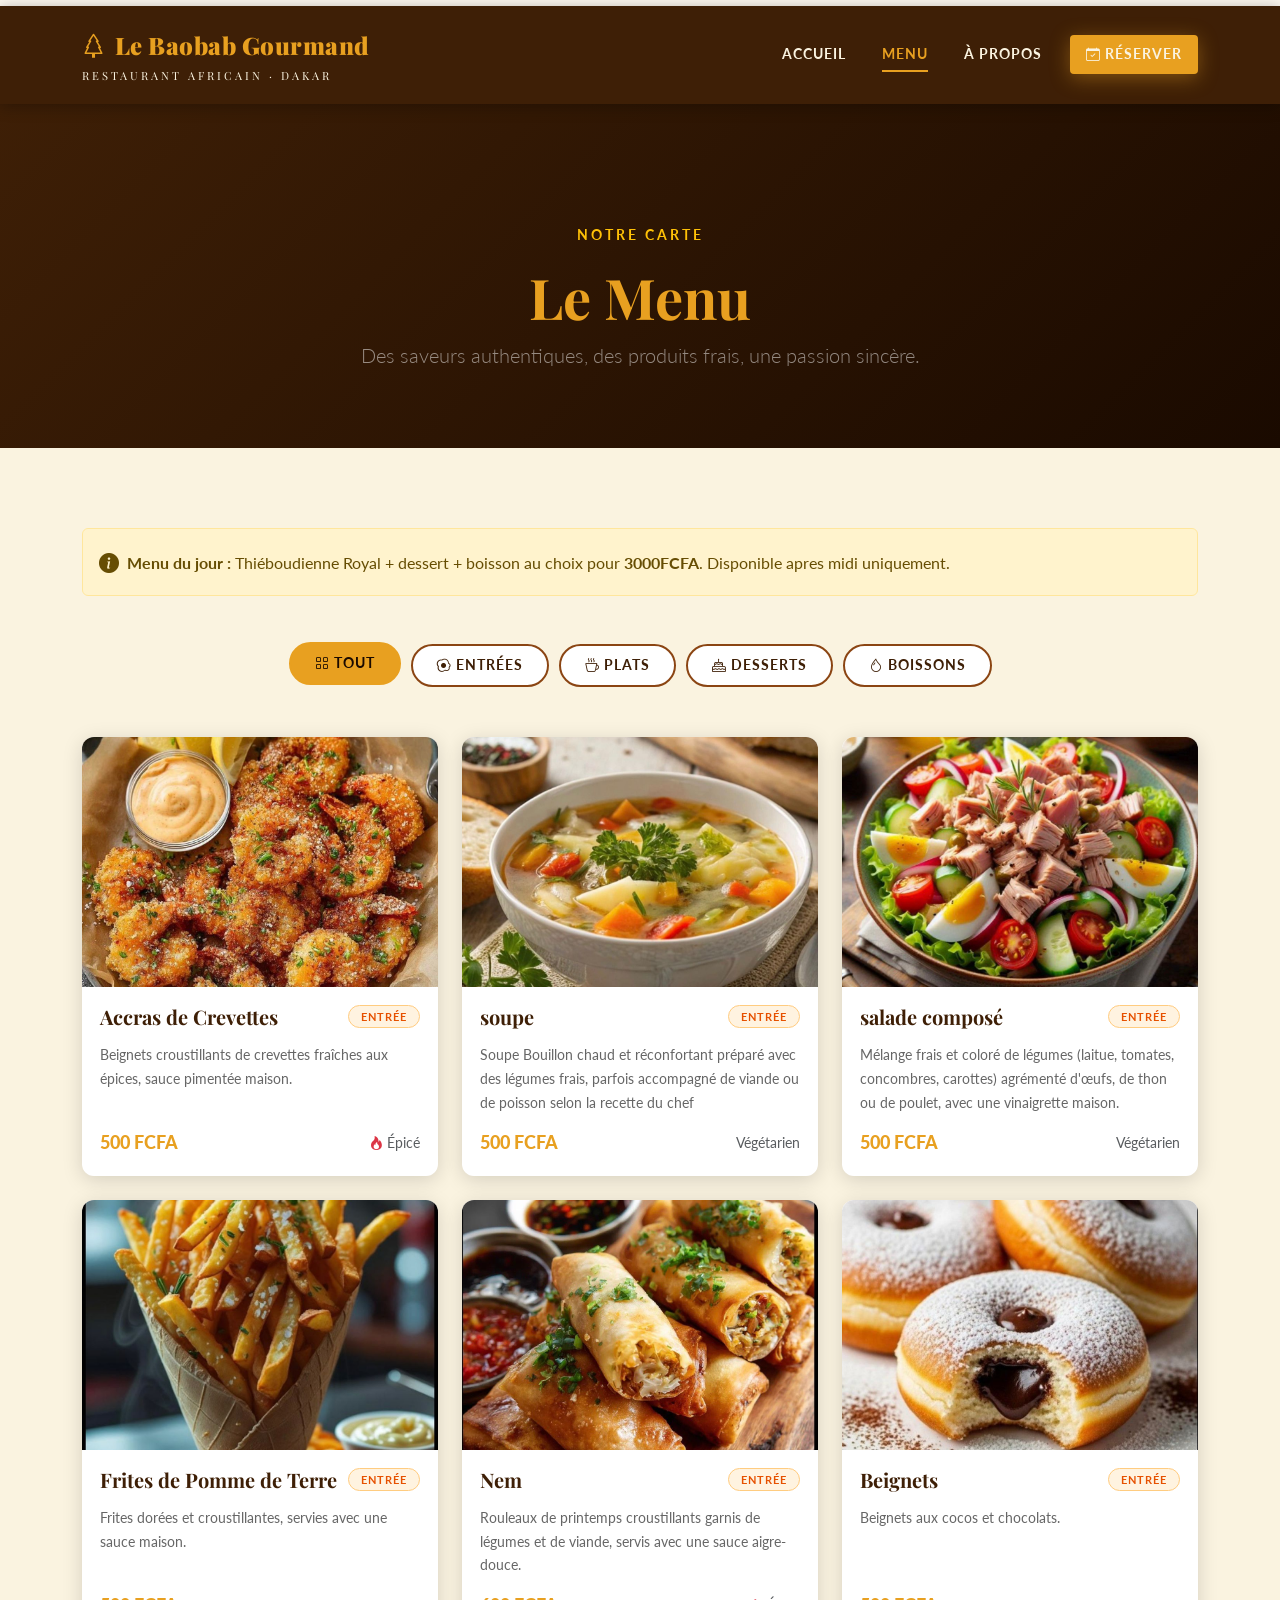
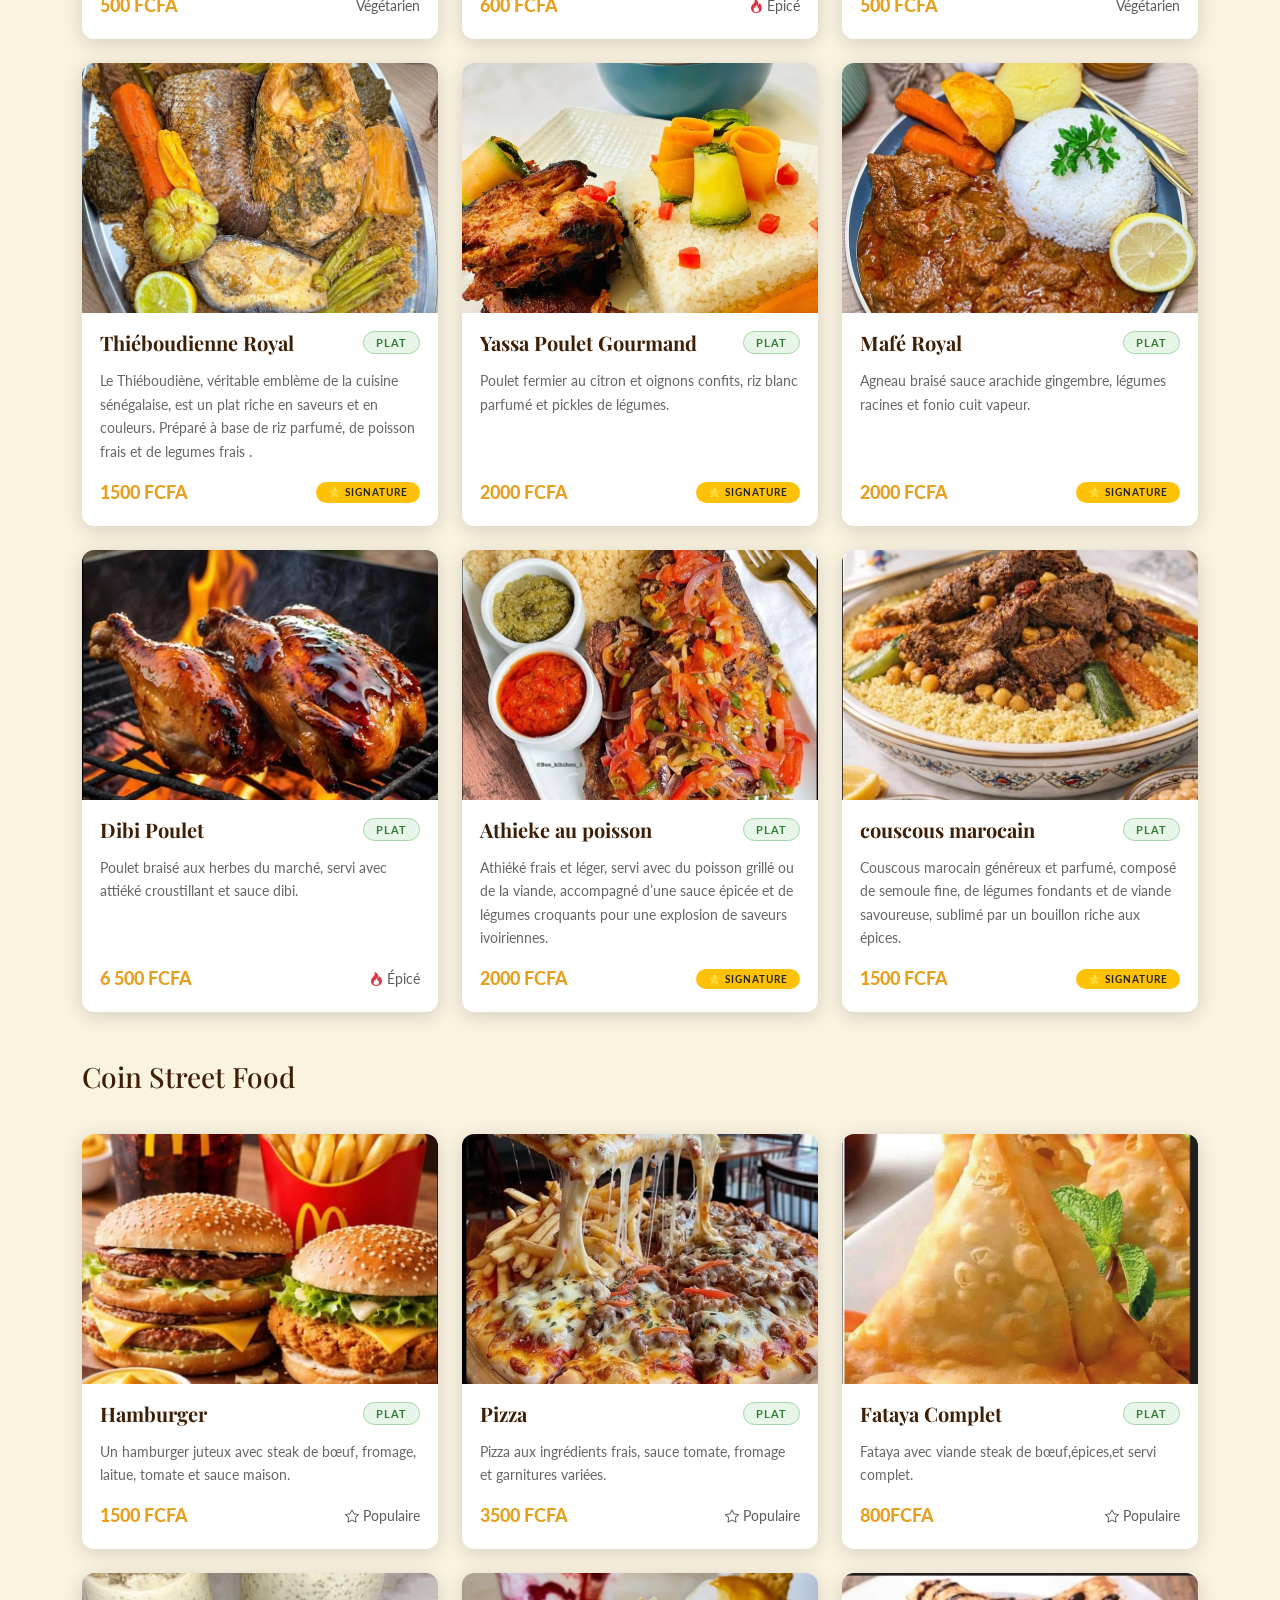
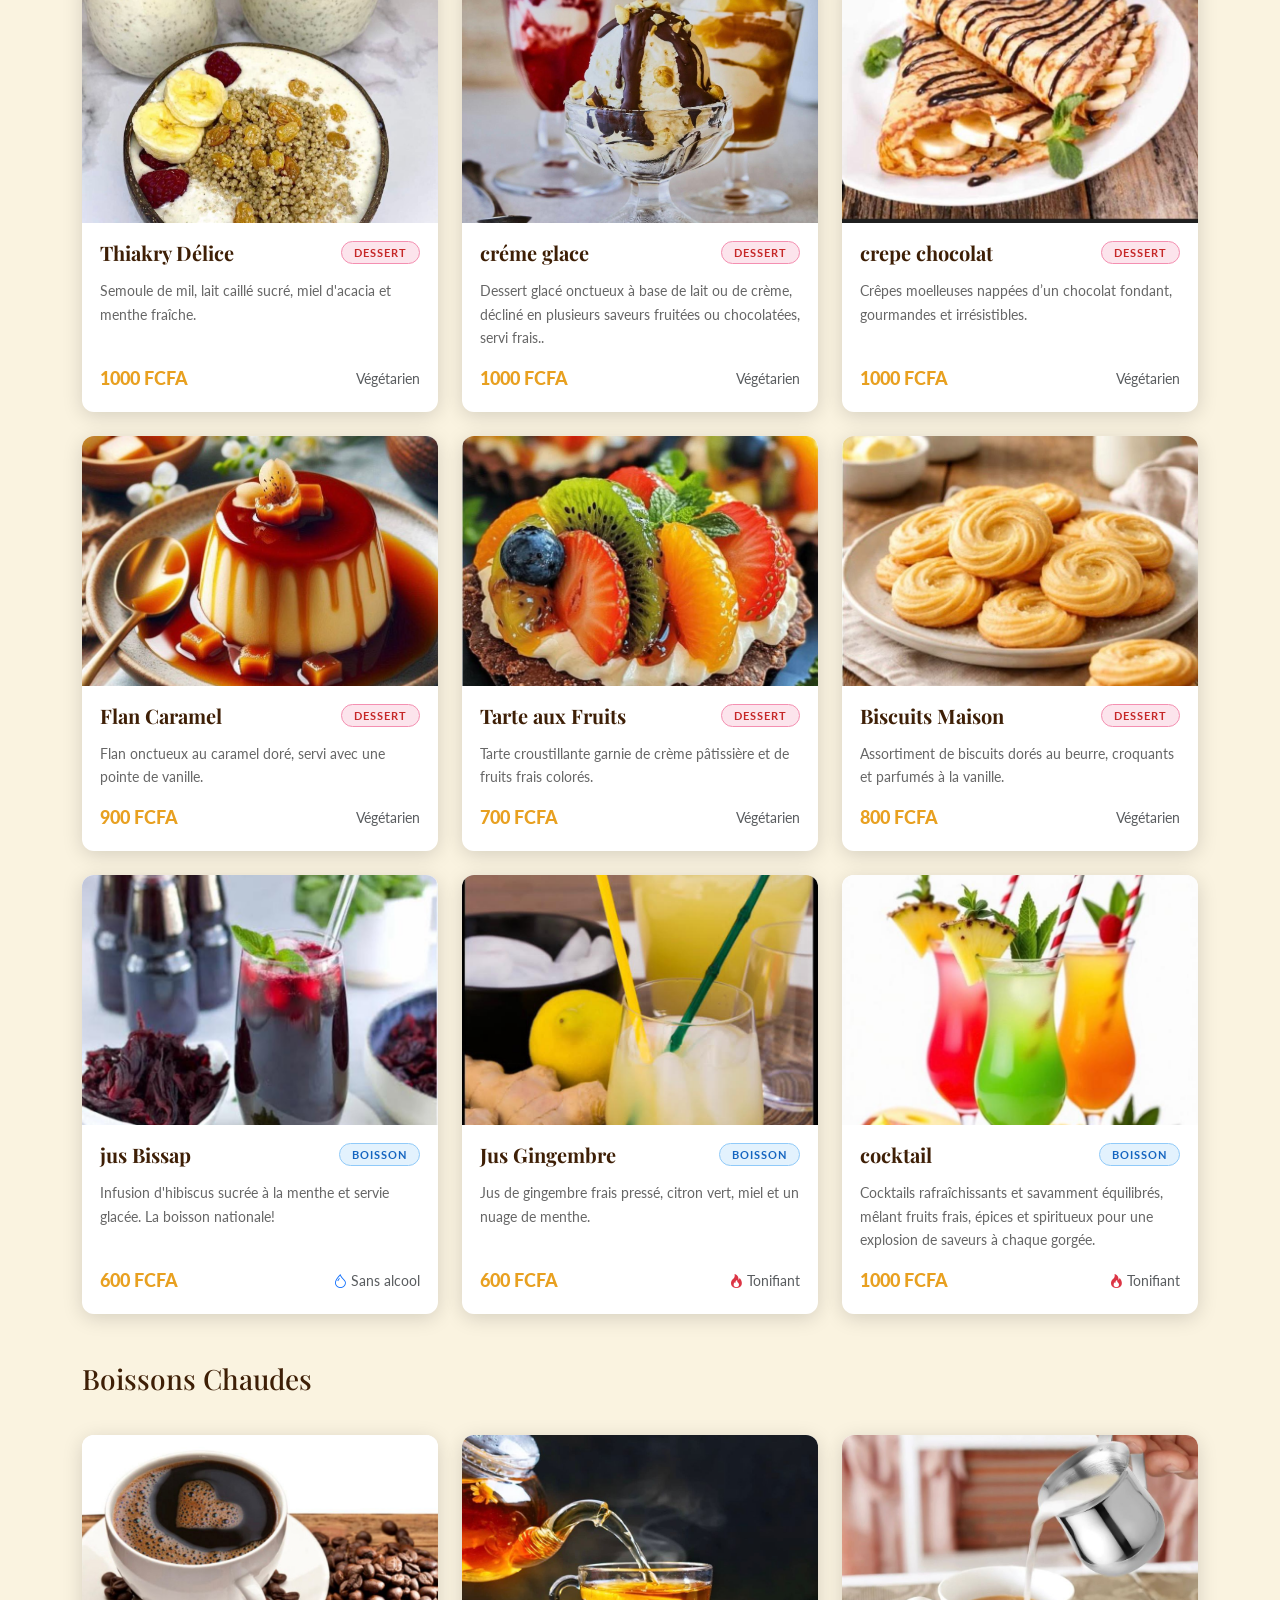
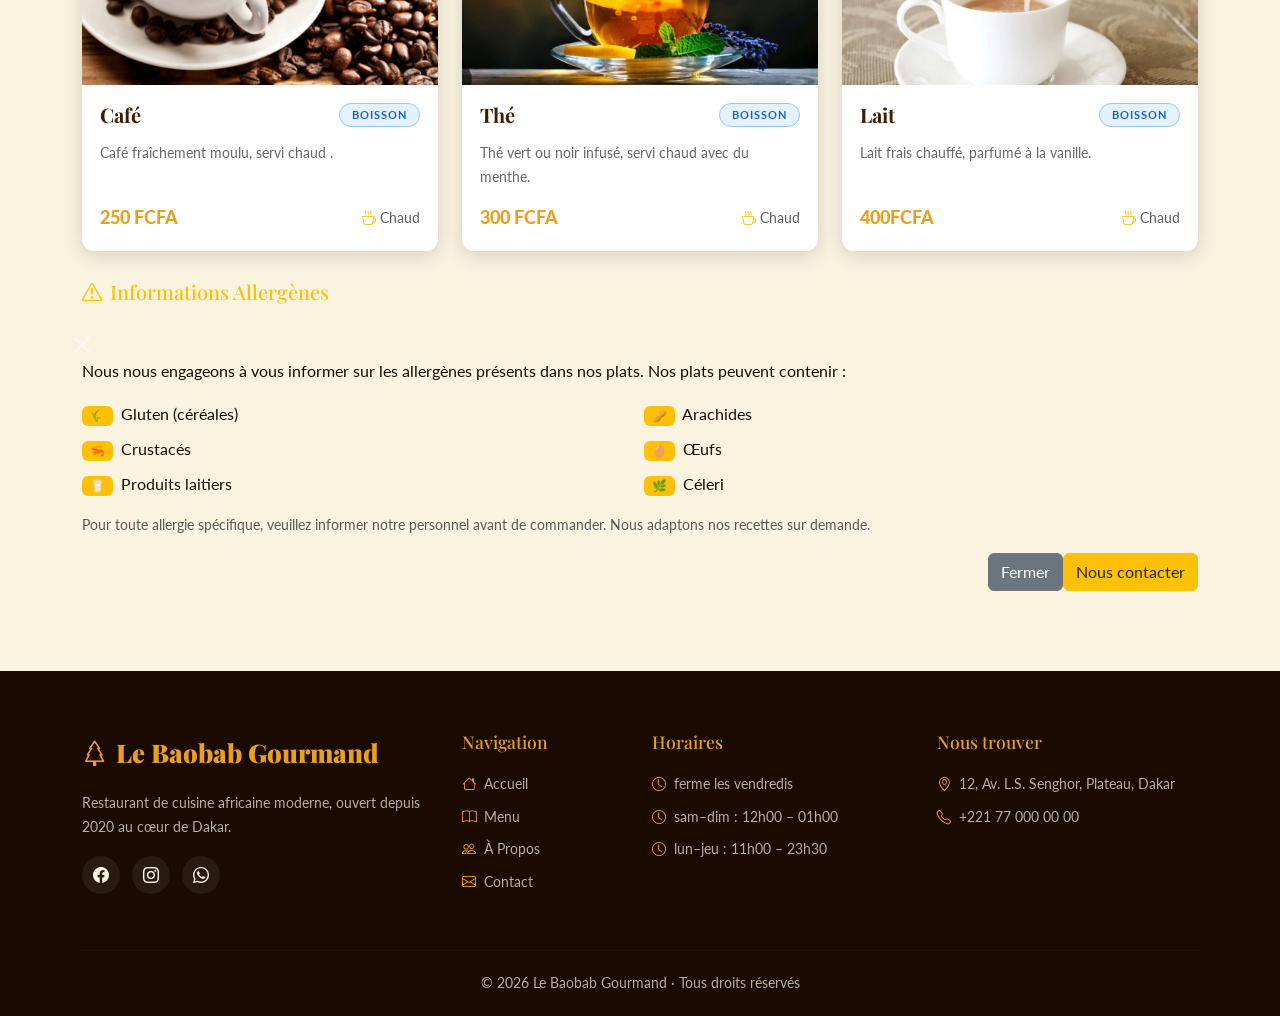
<file: menu.html>
<!DOCTYPE html>
<html lang="fr">
<head>
  <meta charset="UTF-8">
  <meta name="viewport" content="width=device-width, initial-scale=1.0">
  <title>Menu | Le Baobab Gourmand — Restaurant Africain à Dakar</title>
  <meta name="description" content="Découvrez notre menu complet : entrées, plats, desserts et boissons — cuisine africaine moderne.">
  <link href="https://cdn.jsdelivr.net/npm/bootstrap@5.3.3/dist/css/bootstrap.min.css" rel="stylesheet">
  <link rel="stylesheet" href="https://cdn.jsdelivr.net/npm/bootstrap-icons@1.13.1/font/bootstrap-icons.min.css">
  <link rel="stylesheet" href="style.css">
</head>
<body>

  <div class="motif-ligne"></div>

  <!-- ===== NAVBAR ===== -->
  <nav class="navbar navbar-expand-lg navbar-baobab sticky-top">
    <div class="container">
      <a class="navbar-brand navbar-brand-baobab" href="index.html">
        <i class="bi bi-tree me-2"></i>Le Baobab Gourmand
        <span>Restaurant Africain · Dakar</span>
      </a>
      <button class="navbar-toggler" type="button"
              data-bs-toggle="collapse" data-bs-target="#menuNav"
              aria-label="Ouvrir le menu">
        <span class="navbar-toggler-icon"></span>
      </button>
      <div class="collapse navbar-collapse" id="menuNav">
        <ul class="navbar-nav ms-auto align-items-lg-center gap-lg-1">
          <li class="nav-item"><a class="nav-link" href="index.html">Accueil</a></li>
          <li class="nav-item"><a class="nav-link active" href="menu.html">Menu</a></li>
          <li class="nav-item"><a class="nav-link" href="about.html">À Propos</a></li>
          <li class="nav-item ms-lg-2">
            <a class="nav-link btn-primaire px-3 py-2" href="contact.html">
              <i class="bi bi-calendar-check me-1"></i>Réserver
            </a>
          </li>
        </ul>
      </div>
    </div>
  </nav>

  <main>

    <!-- ===== PAGE HERO ===== -->
    <section class="page-hero" aria-label="En-tête de la page Menu">
      <div class="container">
        <p class="section-sous-titre text-warning">Notre carte</p>
        <h1 class="display-4 fw-bold">Le Menu</h1>
        <p class="lead text-white-50 mt-2">Des saveurs authentiques, des produits frais, une passion sincère.</p>
      </div>
    </section>

    <!-- ===== FILTRES + MENU ===== -->
    <section class="section-padding" style="background: var(--couleur-ivoire);" aria-labelledby="menu-titre">
      <div class="container">

        <!-- Alerte info -->
        <div class="alert alert-warning d-flex align-items-center gap-2 mb-5 fade-in-scroll" role="alert">
          <i class="bi bi-info-circle-fill fs-5"></i>
          <div>
            <strong>Menu du jour :</strong> Thiéboudienne Royal + dessert + boisson au choix pour <strong> 3000FCFA</strong>.
            Disponible apres midi uniquement.
          </div>
        </div>

        <!-- Filtres -->
        <div class="filtres-menu fade-in-scroll" role="group" aria-label="Filtrer le menu par catégorie">
          <button class="btn-filtre actif" data-filter="tout" type="button">
            <i class="bi bi-grid me-1"></i>Tout
          </button>
          <button class="btn-filtre" data-filter="entree" type="button">
            <i class="bi bi-egg-fried me-1"></i>Entrées
          </button>
          <button class="btn-filtre" data-filter="plat" type="button">
            <i class="bi bi-cup-hot me-1"></i>Plats
          </button>
          <button class="btn-filtre" data-filter="dessert" type="button">
            <i class="bi bi-cake me-1"></i>Desserts
          </button>
          <button class="btn-filtre" data-filter="boisson" type="button">
            <i class="bi bi-droplet me-1"></i>Boissons
          </button>
        </div>

        <!-- Grille des plats -->
        <div class="row g-4" id="grille-menu">

          <!-- ---- ENTRÉES ---- -->
          <div class="col-sm-6 col-lg-4 menu-card-item" data-categorie="entree">
            <div class="menu-card card h-100">
              <div class="img-wrapper">
                <img src="accras.jpeg"
                     class="card-img-top" alt="Accras de crevettes épicés">
              </div>
              <div class="card-body d-flex flex-column">
                <div class="d-flex justify-content-between align-items-start mb-2">
                  <h5 class="card-title">Accras de Crevettes</h5>
                  <span class="badge badge-entree">Entrée</span>
                </div>
                <p class="description flex-grow-1">Beignets croustillants de crevettes fraîches aux épices, sauce pimentée maison.</p>
                <div class="d-flex justify-content-between align-items-center">
                  <span class="prix">500 FCFA</span>
                  <small class="text-muted"><i class="bi bi-fire text-danger"></i> Épicé</small>
                </div>
              </div>
            </div>
          </div>

          <div class="col-sm-6 col-lg-4 menu-card-item" data-categorie="entree">
            <div class="menu-card card h-100">
              <div class="img-wrapper">
                <img src="soupe.jpeg"
                     class="card-img-top" alt="soupe">
              </div>
              <div class="card-body d-flex flex-column">
                <div class="d-flex justify-content-between align-items-start mb-2">
                  <h5 class="card-title">soupe</h5>
                  <span class="badge badge-entree">Entrée</span>
                </div>
                <p class="description flex-grow-1">Soupe
Bouillon chaud et réconfortant préparé avec des légumes frais, parfois accompagné de viande ou de poisson selon la recette du chef</p>
                <div class="d-flex justify-content-between align-items-center">
                  <span class="prix">500 FCFA</span>
                  <small class="text-muted"><i class="bi bi-leaf text-success"></i> Végétarien</small>
                </div>
              </div>
            </div>
          </div>

          <div class="col-sm-6 col-lg-4 menu-card-item" data-categorie="entree">
            <div class="menu-card card h-100">
              <div class="img-wrapper">
                <img src="salade.jpeg"
                     class="card-img-top" alt="salade compose">
              </div>
              <div class="card-body d-flex flex-column">
                <div class="d-flex justify-content-between align-items-start mb-2">
                  <h5 class="card-title">salade composé</h5>
                  <span class="badge badge-entree">Entrée</span>
                </div>
                <p class="description flex-grow-1">Mélange frais et coloré de légumes (laitue, tomates, concombres, carottes) agrémenté d'œufs, de thon ou de poulet, avec une vinaigrette maison.</p>
                <div class="d-flex justify-content-between align-items-center">
                  <span class="prix">500 FCFA</span>
                  <small class="text-muted"><i class="bi bi-leaf text-success"></i> Végétarien</small>
                </div>
              </div>
            </div>
          </div>

          <div class="col-sm-6 col-lg-4 menu-card-item" data-categorie="entree">
            <div class="menu-card card h-100">
              <div class="img-wrapper">
                <img src="frit.jpeg"
                     class="card-img-top" alt="Frites de pomme de terre">
              </div>
              <div class="card-body d-flex flex-column">
                <div class="d-flex justify-content-between align-items-start mb-2">
                  <h5 class="card-title">Frites de Pomme de Terre</h5>
                  <span class="badge badge-entree">Entrée</span>
                </div>
                <p class="description flex-grow-1">Frites dorées et croustillantes, servies avec une sauce maison.</p>
                <div class="d-flex justify-content-between align-items-center">
                  <span class="prix">500 FCFA</span>
                  <small class="text-muted"><i class="bi bi-leaf text-success"></i> Végétarien</small>
                </div>
              </div>
            </div>
          </div>

          <div class="col-sm-6 col-lg-4 menu-card-item" data-categorie="entree">
            <div class="menu-card card h-100">
              <div class="img-wrapper">
                <img src="nem.jpeg"
                     class="card-img-top" alt="Nem vietnamien">
              </div>
              <div class="card-body d-flex flex-column">
                <div class="d-flex justify-content-between align-items-start mb-2">
                  <h5 class="card-title">Nem</h5>
                  <span class="badge badge-entree">Entrée</span>
                </div>
                <p class="description flex-grow-1">Rouleaux de printemps croustillants garnis de légumes et de viande, servis avec une sauce aigre-douce.</p>
                <div class="d-flex justify-content-between align-items-center">
                  <span class="prix">600 FCFA</span>
                  <small class="text-muted"><i class="bi bi-fire text-danger"></i> Épicé</small>
                </div>
              </div>
            </div>
          </div>

          <div class="col-sm-6 col-lg-4 menu-card-item" data-categorie="entree">
            <div class="menu-card card h-100">
              <div class="img-wrapper">
                <img src="baignet.jpeg"
                     class="card-img-top" alt="Beignets de légumes">
              </div>
              <div class="card-body d-flex flex-column">
                <div class="d-flex justify-content-between align-items-start mb-2">
                  <h5 class="card-title">Beignets</h5>
                  <span class="badge badge-entree">Entrée</span>
                </div>
                <p class="description flex-grow-1">Beignets aux cocos et chocolats.</p>
                <div class="d-flex justify-content-between align-items-center">
                  <span class="prix">500 FCFA</span>
                  <small class="text-muted"><i class="bi bi-leaf text-success"></i> Végétarien</small>
                </div>
              </div>
            </div>
          </div>

          <!-- ---- PLATS ---- -->
          <div class="col-sm-6 col-lg-4 menu-card-item" data-categorie="plat">
            <div class="menu-card card h-100">
              <div class="img-wrapper">
                <img src="THIEB.jpg"
                     class="card-img-top" alt="Thiéboudienne riz au poisson">
              </div>
              <div class="card-body d-flex flex-column">
                <div class="d-flex justify-content-between align-items-start mb-2">
                  <h5 class="card-title">Thiéboudienne Royal</h5>
                  <span class="badge badge-plat">Plat</span>
                </div>
                <p class="description flex-grow-1">Le Thiéboudiène, véritable emblème de la cuisine sénégalaise, est un plat riche en saveurs et en couleurs. Préparé à base de riz parfumé, de poisson frais et de legumes frais .</p>
                <div class="d-flex justify-content-between align-items-center">
                  <span class="prix">1500 FCFA</span>
                  <span class="badge bg-warning text-dark" style="font-size:0.65rem;">⭐ Signature</span>
                </div>
              </div>
            </div>
          </div>

          <div class="col-sm-6 col-lg-4 menu-card-item" data-categorie="plat">
            <div class="menu-card card h-100">
              <div class="img-wrapper">
                <img src="YASA.jpg"
                     class="card-img-top" alt="Yassa poulet au citron">
              </div>
              <div class="card-body d-flex flex-column">
                <div class="d-flex justify-content-between align-items-start mb-2">
                  <h5 class="card-title">Yassa Poulet Gourmand</h5>
                  <span class="badge badge-plat">Plat</span>
                </div>
                <p class="description flex-grow-1">Poulet fermier au citron et oignons confits, riz blanc parfumé et pickles de légumes.</p>
                <div class="d-flex justify-content-between align-items-center">
                  <span class="prix">2000 FCFA</span>
                  <span class="badge bg-warning text-dark" style="font-size:0.65rem;">⭐ Signature</span>
                </div>
              </div>
            </div>
          </div>

          <div class="col-sm-6 col-lg-4 menu-card-item" data-categorie="plat">
            <div class="menu-card card h-100">
              <div class="img-wrapper">
                <img src="MAFE.jpg"
                     class="card-img-top" alt="Mafé agneau sauce arachide">
              </div>
              <div class="card-body d-flex flex-column">
                <div class="d-flex justify-content-between align-items-start mb-2">
                  <h5 class="card-title">Mafé Royal</h5>
                  <span class="badge badge-plat">Plat</span>
                </div>
                <p class="description flex-grow-1">Agneau braisé sauce arachide gingembre, légumes racines et fonio cuit vapeur.</p>
                <div class="d-flex justify-content-between align-items-center">
                  <span class="prix">2000 FCFA</span>
                  <span class="badge bg-warning text-dark" style="font-size:0.65rem;">⭐ Signature</span>
                </div>
              </div>
            </div>
          </div>

          <div class="col-sm-6 col-lg-4 menu-card-item" data-categorie="plat">
            <div class="menu-card card h-100">
              <div class="img-wrapper">
                <img src="dibi.jpeg"
                     class="card-img-top" alt="Poulet braisé dibi">
              </div>
              <div class="card-body d-flex flex-column">
                <div class="d-flex justify-content-between align-items-start mb-2">
                  <h5 class="card-title">Dibi Poulet</h5>
                  <span class="badge badge-plat">Plat</span>
                </div>
                <p class="description flex-grow-1">Poulet braisé aux herbes du marché, servi avec attiéké croustillant et sauce dibi.</p>
                <div class="d-flex justify-content-between align-items-center">
                  <span class="prix">6 500 FCFA</span>
                  <small class="text-muted"><i class="bi bi-fire text-danger"></i> Épicé</small>
                </div>
              </div>
            </div>
          </div>

<div class="col-sm-6 col-lg-4 menu-card-item" data-categorie="plat">
            <div class="menu-card card h-100">
              <div class="img-wrapper">
                <img src="athie.jpeg"
                     class="card-img-top" alt="athieke poisson">
              </div>
              <div class="card-body d-flex flex-column">
                <div class="d-flex justify-content-between align-items-start mb-2">
                  <h5 class="card-title">Athieke au poisson</h5>
                  <span class="badge badge-plat">Plat</span>
                </div>
                <p class="description flex-grow-1">Athiéké frais et léger, servi avec du poisson grillé ou de la viande, accompagné d’une sauce épicée et de légumes croquants pour une explosion de saveurs ivoiriennes.</p>
                <div class="d-flex justify-content-between align-items-center">
                  <span class="prix">2000 FCFA</span>
                  <span class="badge bg-warning text-dark" style="font-size:0.65rem;">⭐ Signature</span>
                </div>
              </div>
            </div>
          </div>

          <div class="col-sm-6 col-lg-4 menu-card-item" data-categorie="plat">
            <div class="menu-card card h-100">
              <div class="img-wrapper">
                <img src="cous.jpeg"
                     class="card-img-top" alt="couscous marocain">
              </div>
              <div class="card-body d-flex flex-column">
                <div class="d-flex justify-content-between align-items-start mb-2">
                  <h5 class="card-title">couscous marocain</h5>
                  <span class="badge badge-plat">Plat</span>
                </div>
                <p class="description flex-grow-1">Couscous marocain généreux et parfumé, composé de semoule fine, de légumes fondants et de viande savoureuse, sublimé par un bouillon riche aux épices.</p>
                <div class="d-flex justify-content-between align-items-center">
                  <span class="prix">1500 FCFA</span>
                  <span class="badge bg-warning text-dark" style="font-size:0.65rem;">⭐ Signature</span>
                </div>
              </div>
            </div>
          </div>

          <div class="col-12" id="coin-street-food-title">
            <h3 class="mt-4 mb-3">Coin Street Food</h3>
          </div>

          <div class="col-sm-6 col-lg-4 menu-card-item" data-categorie="plat">
            <div class="menu-card card h-100">
              <div class="img-wrapper">
                <img src="burg.jpeg"
                     class="card-img-top" alt="Hamburger ">
              </div>
              <div class="card-body d-flex flex-column">
                <div class="d-flex justify-content-between align-items-start mb-2">
                  <h5 class="card-title">Hamburger</h5>
                  <span class="badge badge-plat">Plat</span>
                </div>
                <p class="description flex-grow-1">Un hamburger juteux avec steak de bœuf, fromage, laitue, tomate et sauce maison.</p>
                <div class="d-flex justify-content-between align-items-center">
                  <span class="prix">1500 FCFA</span>
                  <small class="text-muted"><i class="bi bi-star"></i> Populaire</small>
                </div>
              </div>
            </div>
          </div>

          <div class="col-sm-6 col-lg-4 menu-card-item" data-categorie="plat">
            <div class="menu-card card h-100">
              <div class="img-wrapper">
                <img src="pizz.jpeg"
                     class="card-img-top" alt="Pizza">
              </div>
              <div class="card-body d-flex flex-column">
                <div class="d-flex justify-content-between align-items-start mb-2">
                  <h5 class="card-title">Pizza</h5>
                  <span class="badge badge-plat">Plat</span>
                </div>
                <p class="description flex-grow-1">Pizza aux ingrédients frais, sauce tomate, fromage et garnitures variées.</p>
                <div class="d-flex justify-content-between align-items-center">
                  <span class="prix">3500 FCFA</span>
                  <small class="text-muted"><i class="bi bi-star"></i> Populaire</small>
                </div>
              </div>
            </div>
          </div>

          <div class="col-sm-6 col-lg-4 menu-card-item" data-categorie="plat">
            <div class="menu-card card h-100">
              <div class="img-wrapper">
                <img src="fataya.jpeg"
                     class="card-img-top" alt="Fataya Complet ">
              </div>
              <div class="card-body d-flex flex-column">
                <div class="d-flex justify-content-between align-items-start mb-2">
                  <h5 class="card-title">Fataya Complet</h5>
                  <span class="badge badge-plat">Plat</span>
                </div>
                <p class="description flex-grow-1">Fataya avec viande steak de bœuf,épices,et servi complet.</p>
                <div class="d-flex justify-content-between align-items-center">
                  <span class="prix">800FCFA</span>
                  <small class="text-muted"><i class="bi bi-star"></i> Populaire</small>
                </div>
              </div>
            </div>
          </div>


          <!-- ---- DESSERTS ---- -->
          <div class="col-sm-6 col-lg-4 menu-card-item" data-categorie="dessert">
            <div class="menu-card card h-100">
              <div class="img-wrapper">
                <img src="THIAKRY.jpg"
                     class="card-img-top" alt="Thiakry delice">
              </div>
              <div class="card-body d-flex flex-column">
                <div class="d-flex justify-content-between align-items-start mb-2">
                  <h5 class="card-title">Thiakry Délice</h5>
                  <span class="badge badge-dessert">Dessert</span>
                </div>
                <p class="description flex-grow-1">Semoule de mil, lait caillé sucré, miel d'acacia et menthe fraîche.</p>
                <div class="d-flex justify-content-between align-items-center">
                  <span class="prix">1000 FCFA</span>
                  <small class="text-muted"><i class="bi bi-leaf text-success"></i> Végétarien</small>
                </div>
              </div>
            </div>
          </div>

         <div class="col-sm-6 col-lg-4 menu-card-item" data-categorie="dessert">
            <div class="menu-card card h-100">
              <div class="img-wrapper">
                <img src="CREME1.jpg"
                   class="card-img-top" alt="creme glace">
              </div>
              <div class="card-body d-flex flex-column">
                <div class="d-flex justify-content-between align-items-start mb-2">
                  <h5 class="card-title">créme glace</h5>
                  <span class="badge badge-dessert">Dessert</span>
                </div>
                <p class="description flex-grow-1">Dessert glacé onctueux à base de lait ou de crème, décliné en plusieurs saveurs fruitées ou chocolatées, servi frais..</p>
                <div class="d-flex justify-content-between align-items-center">
                  <span class="prix">1000 FCFA</span>
                  <small class="text-muted"><i class="bi bi-leaf text-success"></i> Végétarien</small>
                </div>
              </div>
            </div>
          </div>

<div class="col-sm-6 col-lg-4 menu-card-item" data-categorie="dessert">
            <div class="menu-card card h-100">
              <div class="img-wrapper">
                <img src="CREPE.jpg"
                   class="card-img-top" alt="crepe chocolat">
              </div>
              <div class="card-body d-flex flex-column">
                <div class="d-flex justify-content-between align-items-start mb-2">
                  <h5 class="card-title">crepe chocolat</h5>
                  <span class="badge badge-dessert">Dessert</span>
                </div>
                <p class="description flex-grow-1">Crêpes moelleuses nappées d’un chocolat fondant, gourmandes et irrésistibles.</p>
                <div class="d-flex justify-content-between align-items-center">
                  <span class="prix">1000 FCFA</span>
                  <small class="text-muted"><i class="bi bi-leaf text-success"></i> Végétarien</small>
                </div>
              </div>
            </div>
          </div>

          <div class="col-sm-6 col-lg-4 menu-card-item" data-categorie="dessert">
            <div class="menu-card card h-100">
              <div class="img-wrapper">
                <img src="flan.jpeg"
                     class="card-img-top" alt="Flan caramel">
              </div>
              <div class="card-body d-flex flex-column">
                <div class="d-flex justify-content-between align-items-start mb-2">
                  <h5 class="card-title">Flan Caramel</h5>
                  <span class="badge badge-dessert">Dessert</span>
                </div>
                <p class="description flex-grow-1">Flan onctueux au caramel doré, servi avec une pointe de vanille.</p>
                <div class="d-flex justify-content-between align-items-center">
                  <span class="prix">900 FCFA</span>
                  <small class="text-muted"><i class="bi bi-leaf text-success"></i> Végétarien</small>
                </div>
              </div>
            </div>
          </div>

          <div class="col-sm-6 col-lg-4 menu-card-item" data-categorie="dessert">
            <div class="menu-card card h-100">
              <div class="img-wrapper">
                <img src="tarte.jpeg"
                     class="card-img-top" alt="Tarte aux fruits">
              </div>
              <div class="card-body d-flex flex-column">
                <div class="d-flex justify-content-between align-items-start mb-2">
                  <h5 class="card-title">Tarte aux Fruits</h5>
                  <span class="badge badge-dessert">Dessert</span>
                </div>
                <p class="description flex-grow-1">Tarte croustillante garnie de crème pâtissière et de fruits frais colorés.</p>
                <div class="d-flex justify-content-between align-items-center">
                  <span class="prix">700 FCFA</span>
                  <small class="text-muted"><i class="bi bi-leaf text-success"></i> Végétarien</small>
                </div>
              </div>
            </div>
          </div>

          <div class="col-sm-6 col-lg-4 menu-card-item" data-categorie="dessert">
            <div class="menu-card card h-100">
              <div class="img-wrapper">
                <img src="biscuit.jpeg"
                     class="card-img-top" alt="Biscuits maison">
              </div>
              <div class="card-body d-flex flex-column">
                <div class="d-flex justify-content-between align-items-start mb-2">
                  <h5 class="card-title">Biscuits Maison</h5>
                  <span class="badge badge-dessert">Dessert</span>
                </div>
                <p class="description flex-grow-1">Assortiment de biscuits dorés au beurre, croquants et parfumés à la vanille.</p>
                <div class="d-flex justify-content-between align-items-center">
                  <span class="prix">800 FCFA</span>
                  <small class="text-muted"><i class="bi bi-leaf text-success"></i> Végétarien</small>
                </div>
              </div>
            </div>
          </div>

          <!-- ---- BOISSONS ---- -->
          <div class="col-sm-6 col-lg-4 menu-card-item" data-categorie="boisson">
            <div class="menu-card card h-100">
              <div class="img-wrapper">
                <img src="BISSAPE.jpg"
                     class="card-img-top" alt="Jus de bissap hibiscus rouge">
              </div>
              <div class="card-body d-flex flex-column">
                <div class="d-flex justify-content-between align-items-start mb-2">
                  <h5 class="card-title"> jus Bissap </h5>
                  <span class="badge badge-boisson">Boisson</span>
                </div>
                <p class="description flex-grow-1">Infusion d'hibiscus sucrée à la menthe et servie glacée. La boisson nationale!</p>
                <div class="d-flex justify-content-between align-items-center">
                  <span class="prix">600 FCFA</span>
                  <small class="text-muted"><i class="bi bi-droplet text-primary"></i> Sans alcool</small>
                </div>
              </div>
            </div>
          </div>

          <div class="col-sm-6 col-lg-4 menu-card-item" data-categorie="boisson">
            <div class="menu-card card h-100">
              <div class="img-wrapper">
                <img src="GINGEMBRE.jpg"
                     class="card-img-top" alt="Jus de gingembre frais">
              </div>
              <div class="card-body d-flex flex-column">
                <div class="d-flex justify-content-between align-items-start mb-2">
                  <h5 class="card-title">Jus Gingembre</h5>
                  <span class="badge badge-boisson">Boisson</span>
                </div>
                <p class="description flex-grow-1">Jus de gingembre frais pressé, citron vert, miel et un nuage de menthe.</p>
                <div class="d-flex justify-content-between align-items-center">
                  <span class="prix">600 FCFA</span>
                  <small class="text-muted"><i class="bi bi-fire text-danger"></i> Tonifiant</small>
                </div>
              </div>
            </div>
          </div>

<div class="col-sm-6 col-lg-4 menu-card-item" data-categorie="boisson">
            <div class="menu-card card h-100">
              <div class="img-wrapper">
                <img src="cok.jpeg"
                     class="card-img-top" alt="Jus de cocktail frais">
              </div>
              <div class="card-body d-flex flex-column">
                <div class="d-flex justify-content-between align-items-start mb-2">
                  <h5 class="card-title">cocktail</h5>
                  <span class="badge badge-boisson">Boisson</span>
                </div>
                <p class="description flex-grow-1">Cocktails rafraîchissants et savamment équilibrés, mêlant fruits frais, épices et spiritueux pour une explosion de saveurs à chaque gorgée.</p>
                <div class="d-flex justify-content-between align-items-center">
                  <span class="prix">1000 FCFA</span>
                  <small class="text-muted"><i class="bi bi-fire text-danger"></i> Tonifiant</small>
                </div>
              </div>
            </div>
          </div>

          <div class="col-12" id="boissons-chaudes-title">
            <h3 class="mt-4 mb-3">Boissons Chaudes</h3>
          </div>

          <div class="col-sm-6 col-lg-4 menu-card-item" data-categorie="boisson">
            <div class="menu-card card h-100">
              <div class="img-wrapper">
                <img src="cafe.jpeg"
                     class="card-img-top" alt="Café">
              </div>
              <div class="card-body d-flex flex-column">
                <div class="d-flex justify-content-between align-items-start mb-2">
                  <h5 class="card-title">Café</h5>
                  <span class="badge badge-boisson">Boisson</span>
                </div>
                <p class="description flex-grow-1">Café fraîchement moulu, servi chaud .</p>
                <div class="d-flex justify-content-between align-items-center">
                  <span class="prix">250 FCFA</span>
                  <small class="text-muted"><i class="bi bi-cup-hot text-warning"></i> Chaud</small>
                </div>
              </div>
            </div>
          </div>

          <div class="col-sm-6 col-lg-4 menu-card-item" data-categorie="boisson">
            <div class="menu-card card h-100">
              <div class="img-wrapper">
                <img src="the.jpeg"
                     class="card-img-top" alt="Thé">
              </div>
              <div class="card-body d-flex flex-column">
                <div class="d-flex justify-content-between align-items-start mb-2">
                  <h5 class="card-title">Thé</h5>
                  <span class="badge badge-boisson">Boisson</span>
                </div>
                <p class="description flex-grow-1">Thé vert ou noir infusé, servi chaud avec du menthe.</p>
                <div class="d-flex justify-content-between align-items-center">
                  <span class="prix">300 FCFA</span>
                  <small class="text-muted"><i class="bi bi-cup-hot text-warning"></i> Chaud</small>
                </div>
              </div>
            </div>
          </div>

          <div class="col-sm-6 col-lg-4 menu-card-item" data-categorie="boisson">
            <div class="menu-card card h-100">
              <div class="img-wrapper">
                <img src="lait.jpeg"
                     class="card-img-top" alt="Lait Chaud">
              </div>
              <div class="card-body d-flex flex-column">
                <div class="d-flex justify-content-between align-items-start mb-2">
                  <h5 class="card-title">Lait </h5>
                  <span class="badge badge-boisson">Boisson</span>
                </div>
                <p class="description flex-grow-1">Lait frais chauffé, parfumé à la vanille.</p>
                <div class="d-flex justify-content-between align-items-center">
                  <span class="prix">400FCFA</span>
                  <small class="text-muted"><i class="bi bi-cup-hot text-warning"></i> Chaud</small>
                </div>
              </div>
            </div>
          </div>
            <h5 class="modal-title text-warning" id="modalAllergenesLabel">
              <i class="bi bi-exclamation-triangle me-2"></i>Informations Allergènes
            </h5>
            <button type="button" class="btn-close btn-close-white" data-bs-dismiss="modal" aria-label="Fermer"></button>
          </div>
          <div class="modal-body">
            <p>Nous nous engageons à vous informer sur les allergènes présents dans nos plats. Nos plats peuvent contenir :</p>
            <div class="row g-2">
              <div class="col-6"><span class="badge bg-warning text-dark me-1">🌾</span> Gluten (céréales)</div>
              <div class="col-6"><span class="badge bg-warning text-dark me-1">🥜</span> Arachides</div>
              <div class="col-6"><span class="badge bg-warning text-dark me-1">🦐</span> Crustacés</div>
              <div class="col-6"><span class="badge bg-warning text-dark me-1">🥚</span> Œufs</div>
              <div class="col-6"><span class="badge bg-warning text-dark me-1">🥛</span> Produits laitiers</div>
              <div class="col-6"><span class="badge bg-warning text-dark me-1">🌿</span> Céleri</div>
            </div>
            <p class="mt-3 text-muted small">Pour toute allergie spécifique, veuillez informer notre personnel avant de commander. Nous adaptons nos recettes sur demande.</p>
          </div>
          <div class="modal-footer">
            <button type="button" class="btn btn-secondary" data-bs-dismiss="modal">Fermer</button>
            <a href="contact.html" class="btn btn-warning text-dark">Nous contacter</a>
          </div>
        </div>
      </div>
    </div>

  </main>

  <!-- ===== FOOTER ===== -->
  <footer>
    <div class="container">
      <div class="row g-4">
        <div class="col-lg-4 col-md-6">
          <div class="footer-brand mb-3"><i class="bi bi-tree me-2"></i>Le Baobab Gourmand</div>
          <p>Restaurant de cuisine africaine moderne, ouvert depuis 2020 au cœur de Dakar.</p>
          <div class="social-links mt-3">
            <a href="#" aria-label="Facebook"><i class="bi bi-facebook"></i></a>
            <a href="#" aria-label="Instagram"><i class="bi bi-instagram"></i></a>
            <a href="#" aria-label="WhatsApp"><i class="bi bi-whatsapp"></i></a>
          </div>
        </div>
        <div class="col-lg-2 col-md-6">
          <h5>Navigation</h5>
          <ul>
            <li><a href="index.html"><i class="bi bi-house"></i>Accueil</a></li>
            <li><a href="menu.html"><i class="bi bi-book"></i>Menu</a></li>
            <li><a href="about.html"><i class="bi bi-people"></i>À Propos</a></li>
            <li><a href="contact.html"><i class="bi bi-envelope"></i>Contact</a></li>
          </ul>
        </div>
        <div class="col-lg-3 col-md-6">
          <h5>Horaires</h5>
          <ul>
            <li><i class="bi bi-clock"></i>ferme les vendredis</li>
            <li><i class="bi bi-clock"></i>sam–dim : 12h00 – 01h00</li>
            <li><i class="bi bi-clock"></i>lun–jeu : 11h00 – 23h30</li>
          </ul>
        </div>
        <div class="col-lg-3 col-md-6">
          <h5>Nous trouver</h5>
          <ul>
            <li><i class="bi bi-geo-alt"></i>12, Av. L.S. Senghor, Plateau, Dakar</li>
            <li><i class="bi bi-telephone"></i><a href="tel:+221770000000">+221 77 000 00 00 </a></li>
          </ul>
        </div>
      </div>
      <hr class="footer-divider">
      <div class="footer-bottom text-center">
        <p class="mb-0">© 2026 Le Baobab Gourmand · Tous droits réservés</p>
      </div>
    </div>
  </footer>

  <button id="btnTop" aria-label="Retour en haut"><i class="bi bi-arrow-up"></i></button>

  <script src="https://cdn.jsdelivr.net/npm/bootstrap@5.3.3/dist/js/bootstrap.bundle.min.js"></script>
  <script src="script.js"></script>
</body>
</html>
</file>
<file: style.css>
/* =============================================
   LE BAOBAB GOURMAND — CSS Personnalisé
   Palette : Terre, Safran, Vert forêt, Ivoire
   ============================================= */

@import url('https://fonts.googleapis.com/css2?family=Playfair+Display:ital,wght@0,400;0,700;0,900;1,400&family=Lato:wght@300;400;700&display=swap');

:root {
  --couleur-terre:   #8B4513;
  --couleur-safran:  #E8A020;
  --couleur-vert:    #2D5A27;
  --couleur-ivoire:  #FAF3E0;
  --couleur-brun:    #3E1F06;
  --couleur-sombre:  #1A0A00;
  --couleur-or:      #D4A843;
  --couleur-clair:   #FDF8F0;
  --ombre:           0 4px 20px rgba(0,0,0,0.15);
  --ombre-forte:     0 8px 40px rgba(0,0,0,0.25);
  --transition:      all 0.3s ease;
  --font-titre:      'Playfair Display', Georgia, serif;
  --font-corps:      'Lato', sans-serif;
}

/* ---- GLOBAL ---- */
*, *::before, *::after { box-sizing: border-box; }

html { scroll-behavior: smooth; }

body {
  font-family: var(--font-corps);
  background-color: var(--couleur-clair);
  color: var(--couleur-sombre);
  line-height: 1.7;
  overflow-x: hidden;
}

.skip-link {
  position: absolute;
  left: -9999px;
  top: 0;
  background: var(--couleur-safran);
  color: var(--couleur-sombre);
  padding: 10px 14px;
  border-radius: 0 0 6px 0;
  font-weight: 700;
  z-index: 2000;
}

.skip-link:focus {
  left: 0;
}

h1, h2, h3, h4, h5 {
  font-family: var(--font-titre);
  color: var(--couleur-brun);
}

a { color: var(--couleur-terre); text-decoration: none; transition: var(--transition); }
a:hover { color: var(--couleur-safran); }

img { max-width: 100%; height: auto; }

.section-padding { padding: 80px 0; }
.bg-ivoire { background: var(--couleur-ivoire); }
.cta-reservation { background: linear-gradient(135deg, var(--couleur-vert), #1a3d16); }

/* ---- BANDE DÉCORATIVE ---- */
.motif-ligne {
  height: 6px;
  background: repeating-linear-gradient(
    90deg,
    var(--couleur-safran) 0px, var(--couleur-safran) 20px,
   
  );
}

/* ---- NAVBAR ---- */
.navbar-baobab {
  background: var(--couleur-brun) !important;
  padding: 14px 0;
  box-shadow: 0 2px 15px rgba(0,0,0,0.3);
  transition: var(--transition);
}

.navbar-baobab.scrolled {
  padding: 8px 0;
  background: rgba(62, 31, 6, 0.97) !important;
  backdrop-filter: blur(10px);
}

.navbar-brand-baobab {
  font-family: var(--font-titre);
  font-size: 1.5rem;
  font-weight: 900;
  color: var(--couleur-safran) !important;
  letter-spacing: 0.5px;
}

.navbar-brand-baobab span {
  color: var(--couleur-ivoire);
  font-weight: 300;
  font-size: 0.7rem;
  display: block;
  letter-spacing: 3px;
  text-transform: uppercase;
}

.navbar-baobab .nav-link {
  color: var(--couleur-ivoire) !important;
  font-weight: 700;
  letter-spacing: 1px;
  text-transform: uppercase;
  font-size: 0.85rem;
  padding: 8px 16px !important;
  border-radius: 4px;
  transition: var(--transition);
  position: relative;
}

.navbar-baobab .nav-link::after {
  content: '';
  position: absolute;
  bottom: 2px; left: 16px; right: 16px;
  height: 2px;
  background: var(--couleur-safran);
  transform: scaleX(0);
  transition: transform 0.3s ease;
}

.navbar-baobab .nav-link:hover::after,
.navbar-baobab .nav-link.active::after { transform: scaleX(1); }

.navbar-baobab .nav-link:hover,
.navbar-baobab .nav-link.active { color: var(--couleur-safran) !important; }

.navbar-baobab .navbar-toggler {
  border-color: var(--couleur-safran);
}
.navbar-baobab .navbar-toggler-icon {
  background-image: url("data:image/svg+xml,%3csvg xmlns='http://www.w3.org/2000/svg' viewBox='0 0 30 30'%3e%3cpath stroke='%23E8A020' stroke-linecap='round' stroke-miterlimit='10' stroke-width='2' d='M4 7h22M4 15h22M4 23h22'/%3e%3c/svg%3e");
}

/* ---- HERO (INDEX) ---- */
.hero-section {
  min-height: 100vh;
  background: linear-gradient(135deg, rgba(26,10,0,0.75) 0%, rgba(62,31,6,0.6) 50%, rgba(45,90,39,0.5) 100%),
              url('image\ baobab.jpeg') center/cover no-repeat;
  display: flex;
  align-items: center;
  position: relative;
  overflow: hidden;
}

.hero-section::before {
  content: '';
  position: absolute;
  inset: 0;
  background: radial-gradient(ellipse at 30% 50%, rgba(232,160,32,0.15) 0%, transparent 70%);
}

.hero-badge {
  display: inline-block;
  background: var(--couleur-safran);
  color: var(--couleur-sombre);
  font-size: 0.75rem;
  font-weight: 700;
  letter-spacing: 3px;
  text-transform: uppercase;
  padding: 6px 18px;
  border-radius: 30px;
  margin-bottom: 20px;
}

.hero-titre {
  font-size: clamp(2.8rem, 7vw, 5.5rem);
  font-weight: 900;
  color: var(--couleur-ivoire);
  line-height: 1.1;
  margin-bottom: 24px;
  text-shadow: 0 2px 30px rgba(0,0,0,0.4);
}

.hero-titre em {
  color: var(--couleur-safran);
  font-style: italic;
}

.hero-sous-titre {
  font-size: 1.15rem;
  color: rgba(250,243,224,0.85);
  max-width: 500px;
  margin-bottom: 36px;
  font-weight: 300;
}

.btn-primaire {
  background: var(--couleur-safran);
  color: var(--couleur-sombre);
  border: none;
  padding: 14px 36px;
  font-weight: 700;
  letter-spacing: 1px;
  text-transform: uppercase;
  font-size: 0.9rem;
  border-radius: 4px;
  transition: var(--transition);
  box-shadow: 0 4px 20px rgba(232,160,32,0.4);
}

.btn-primaire:hover {
  background: var(--couleur-or);
  color: var(--couleur-sombre);
  transform: translateY(-2px);
  box-shadow: 0 6px 25px rgba(232,160,32,0.5);
}

.btn-secondaire {
  background: transparent;
  color: var(--couleur-ivoire);
  border: 2px solid rgba(250,243,224,0.5);
  padding: 12px 32px;
  font-weight: 700;
  letter-spacing: 1px;
  text-transform: uppercase;
  font-size: 0.9rem;
  border-radius: 4px;
  transition: var(--transition);
}

.btn-secondaire:hover {
  border-color: var(--couleur-safran);
  color: var(--couleur-safran);
  transform: translateY(-2px);
}

.hero-scroll {
  position: absolute;
  bottom: 30px;
  left: 50%;
  transform: translateX(-50%);
  color: var(--couleur-ivoire);
  font-size: 0.75rem;
  letter-spacing: 2px;
  text-transform: uppercase;
  animation: bounce 2s infinite;
  text-align: center;
}

.hero-scroll i { display: block; font-size: 1.5rem; margin-top: 6px; }

@keyframes bounce {
  0%, 100% { transform: translateX(-50%) translateY(0); }
  50% { transform: translateX(-50%) translateY(-8px); }
}

/* ---- SECTION TITRES ---- */
.section-titre {
  font-size: clamp(2rem, 4vw, 3rem);
  font-weight: 900;
  color: var(--couleur-brun);
  margin-bottom: 8px;
}

.section-sous-titre {
  color: var(--couleur-terre);
  font-size: 0.85rem;
  letter-spacing: 3px;
  text-transform: uppercase;
  font-weight: 700;
  margin-bottom: 16px;
}

.separateur {
  width: 60px;
  height: 4px;
  background: linear-gradient(90deg, var(--couleur-safran), var(--couleur-terre));
  margin: 16px auto 40px;
  border-radius: 2px;
}

.separateur.gauche { margin-left: 0; }

/* ---- PLATS VEDETTES ---- */
.plat-card {
  border: none;
  border-radius: 12px;
  overflow: hidden;
  box-shadow: var(--ombre);
  transition: var(--transition);
  background: white;
  height: 100%;
}

.plat-card:hover {
  transform: translateY(-8px);
  box-shadow: var(--ombre-forte);
}

.plat-card .card-img-top {
  height: 220px;
  object-fit: cover;
  transition: transform 0.4s ease;
}

.plat-card:hover .card-img-top { transform: scale(1.05); }

.plat-card .card-img-container { overflow: hidden; }

.plat-card .card-body { padding: 20px; }

.plat-card .card-title {
  font-family: var(--font-titre);
  font-size: 1.2rem;
  color: var(--couleur-brun);
  margin-bottom: 8px;
}

.plat-prix {
  font-weight: 700;
  color: var(--couleur-safran);
  font-size: 1.1rem;
}

.badge-categorie {
  background: var(--couleur-ivoire);
  color: var(--couleur-terre);
  font-size: 0.7rem;
  letter-spacing: 1.5px;
  text-transform: uppercase;
  font-weight: 700;
  padding: 4px 10px;
  border-radius: 20px;
  border: 1px solid var(--couleur-safran);
}

/* ---- SECTION CHIFFRES ---- */
.bg-baobab {
  background: linear-gradient(135deg, var(--couleur-brun), var(--couleur-sombre));
  position: relative;
  overflow: hidden;
}

.bg-baobab::before {
  content: '🌳';
  position: absolute;
  right: -40px;
  top: 50%;
  transform: translateY(-50%);
  font-size: 18rem;
  opacity: 0.04;
}

.chiffre-item { text-align: center; padding: 30px; }
.chiffre-item .nombre {
  font-family: var(--font-titre);
  font-size: 3.5rem;
  font-weight: 900;
  color: var(--couleur-safran);
  line-height: 1;
}
.chiffre-item .label {
  color: var(--couleur-ivoire);
  font-size: 0.85rem;
  letter-spacing: 2px;
  text-transform: uppercase;
  margin-top: 8px;
  opacity: 0.8;
}

/* ---- TEMOIGNAGES ---- */
.temoignage-card {
  background: white;
  border-radius: 12px;
  padding: 32px;
  box-shadow: var(--ombre);
  border-left: 4px solid var(--couleur-safran);
  height: 100%;
  transition: var(--transition);
}

.temoignage-card:hover { transform: translateY(-4px); box-shadow: var(--ombre-forte); }

.temoignage-card .quote-icon {
  font-size: 2.5rem;
  color: var(--couleur-safran);
  opacity: 0.5;
  line-height: 1;
  margin-bottom: 12px;
}

.temoignage-card .texte { font-style: italic; color: #555; margin-bottom: 20px; }

.temoignage-card .auteur {
  font-weight: 700;
  color: var(--couleur-brun);
  font-size: 0.9rem;
}
.temoignage-card .etoiles { color: var(--couleur-safran); font-size: 0.85rem; }

/* ---- FOOTER ---- */
footer {
  background: var(--couleur-sombre);
  color: var(--couleur-ivoire);
  padding: 60px 0 20px;
}

footer h5 {
  font-family: var(--font-titre);
  color: var(--couleur-safran);
  margin-bottom: 20px;
  font-size: 1.1rem;
}

footer p, footer li { color: rgba(250,243,224,0.7); font-size: 0.9rem; }
footer a { color: rgba(250,243,224,0.7); font-size: 0.9rem; }
footer a:hover { color: var(--couleur-safran); }
footer ul { list-style: none; padding: 0; }
footer ul li { margin-bottom: 8px; }
footer ul li i { color: var(--couleur-safran); margin-right: 8px; }

.footer-brand {
  font-family: var(--font-titre);
  font-size: 1.6rem;
  font-weight: 900;
  color: var(--couleur-safran);
}

.footer-divider {
  border-color: rgba(255,255,255,0.1);
  margin: 40px 0 20px;
}

.footer-bottom { color: rgba(250,243,224,0.4); font-size: 0.8rem; }

.social-links a {
  display: inline-flex;
  align-items: center;
  justify-content: center;
  width: 38px; height: 38px;
  background: rgba(255,255,255,0.07);
  border-radius: 50%;
  color: var(--couleur-ivoire);
  font-size: 1rem;
  margin-right: 8px;
  transition: var(--transition);
}

.social-links a:hover {
  background: var(--couleur-safran);
  color: var(--couleur-sombre);
  transform: translateY(-3px);
}

/* ---- BOUTON RETOUR EN HAUT ---- */
#btnTop {
  position: fixed;
  bottom: 30px;
  right: 30px;
  z-index: 999;
  width: 48px; height: 48px;
  background: var(--couleur-safran);
  color: var(--couleur-sombre);
  border: none;
  border-radius: 50%;
  font-size: 1.1rem;
  cursor: pointer;
  box-shadow: 0 4px 20px rgba(232,160,32,0.4);
  opacity: 0;
  visibility: hidden;
  transition: var(--transition);
  display: flex; align-items: center; justify-content: center;
}

#btnTop.visible { opacity: 1; visibility: visible; }
#btnTop:hover { background: var(--couleur-or); transform: translateY(-4px); }

/* ---- CAROUSEL ---- */
.carousel-baobab .carousel-item {
  height: 500px;
}

.carousel-baobab .carousel-item img {
  height: 100%;
  object-fit: cover;
  filter: brightness(0.7);
}

.carousel-baobab .carousel-caption {
  background: rgba(26,10,0,0.6);
  backdrop-filter: blur(4px);
  border-radius: 8px;
  padding: 20px 28px;
  bottom: 40px;
}

.carousel-baobab .carousel-caption h5 {
  font-family: var(--font-titre);
  font-size: 1.5rem;
  color: var(--couleur-safran);
  margin-bottom: 6px;
}

.carousel-baobab .carousel-caption p { color: var(--couleur-ivoire); margin-bottom: 0; }

.carousel-baobab .carousel-control-prev,
.carousel-baobab .carousel-control-next {
  width: 60px;
}

.carousel-baobab .carousel-indicators [data-bs-target] {
  background-color: var(--couleur-safran);
}

/* ---- PAGE MENU ---- */
.page-hero {
  padding: 120px 0 60px;
  background: linear-gradient(135deg, var(--couleur-brun), var(--couleur-sombre));
  text-align: center;
}

.page-hero h1 { color: var(--couleur-safran); }
.page-hero p { color: rgba(250,243,224,0.8); }

.filtres-menu {
  display: flex;
  flex-wrap: wrap;
  gap: 10px;
  justify-content: center;
  margin-bottom: 50px;
}

.btn-filtre {
  background: white;
  color: var(--couleur-brun);
  border: 2px solid var(--couleur-terre);
  padding: 8px 24px;
  border-radius: 30px;
  font-weight: 700;
  font-size: 0.85rem;
  letter-spacing: 1px;
  text-transform: uppercase;
  cursor: pointer;
  transition: var(--transition);
}

.btn-filtre:hover,
.btn-filtre.actif {
  background: var(--couleur-safran);
  border-color: var(--couleur-safran);
  color: var(--couleur-sombre);
  transform: translateY(-2px);
}

.menu-card {
  border: none;
  border-radius: 12px;
  overflow: hidden;
  box-shadow: var(--ombre);
  transition: var(--transition);
  background: white;
  height: 100%;
}

.menu-card:hover { transform: translateY(-6px); box-shadow: var(--ombre-forte); }

.menu-card .card-img-top {
  height: 250px;
  object-fit: cover;
  transition: transform 0.4s ease;
}

.menu-card:hover .card-img-top { transform: scale(1.06); }
.menu-card .img-wrapper { overflow: hidden; }

.menu-card .card-body { padding: 18px; }

.menu-card .card-title {
  font-family: var(--font-titre);
  font-weight: 700;
  color: var(--couleur-brun);
  margin-bottom: 6px;
}

.menu-card .description { font-size: 0.87rem; color: #666; margin-bottom: 14px; }

.menu-card .prix {
  font-weight: 900;
  font-size: 1.1rem;
  color: var(--couleur-safran);
}

.menu-card .badge {
  font-size: 0.7rem;
  letter-spacing: 1px;
  text-transform: uppercase;
  padding: 5px 12px;
  border-radius: 20px;
}

.badge-entree  { background: #FFF3E0; color: #E65100; border: 1px solid #FFCC80; }
.badge-plat    { background: #E8F5E9; color: #2E7D32; border: 1px solid #A5D6A7; }
.badge-dessert { background: #FCE4EC; color: #C62828; border: 1px solid #F48FB1; }
.badge-boisson { background: #E3F2FD; color: #1565C0; border: 1px solid #90CAF9; }

/* ---- PAGE À PROPOS ---- */
.about-intro-img {
  border-radius: 12px;
  box-shadow: var(--ombre-forte);
  width: 100%;
  height: 450px;
  object-fit: cover;
}

.about-intro-img-wrapper {
  position: relative;
}

.about-intro-img-wrapper::before {
  content: '';
  position: absolute;
  top: 20px; left: 20px;
  right: -20px; bottom: -20px;
  border: 3px solid var(--couleur-safran);
  border-radius: 12px;
  z-index: -1;
}

.valeur-item {
  text-align: center;
  padding: 30px 20px;
  background: white;
  border-radius: 12px;
  box-shadow: var(--ombre);
  transition: var(--transition);
  height: 100%;
}

.valeur-item:hover { transform: translateY(-6px); box-shadow: var(--ombre-forte); }

.valeur-item .icone {
  width: 64px; height: 64px;
  background: var(--couleur-ivoire);
  border-radius: 50%;
  display: flex; align-items: center; justify-content: center;
  margin: 0 auto 16px;
  font-size: 1.6rem;
  border: 2px solid var(--couleur-safran);
}

.valeur-item h5 {
  color: var(--couleur-brun);
  font-size: 1rem;
  margin-bottom: 10px;
}

.valeur-item p { font-size: 0.88rem; color: #666; margin: 0; }

.equipe-card {
  text-align: center;
  background: white;
  border-radius: 16px;
  padding: 32px 24px;
  box-shadow: var(--ombre);
  transition: var(--transition);
  min-height: 100%;
}

.equipe-card:hover { transform: translateY(-6px); box-shadow: var(--ombre-forte); }

.equipe-card img {
  width: 130px; height: 130px;
  border-radius: 50%;
  object-fit: cover;
  border: 4px solid var(--couleur-safran);
  margin-bottom: 20px;
}

.equipe-card h5 { font-size: 1rem; margin-bottom: 4px; }
.equipe-card .role { font-size: 0.8rem; color: var(--couleur-terre); font-weight: 700; letter-spacing: 1px; text-transform: uppercase; }
.equipe-card p { font-size: 0.85rem; color: #666; margin-top: 12px; }

/* ---- PAGE CONTACT ---- */
.contact-form-container {
  background: white;
  border-radius: 12px;
  padding: 40px;
  box-shadow: var(--ombre);
}

.contact-form-container .form-label {
  font-weight: 700;
  font-size: 0.85rem;
  color: var(--couleur-brun);
  letter-spacing: 0.5px;
}

.contact-form-container .form-control,
.contact-form-container .form-select {
  border: 2px solid #E8E0D0;
  border-radius: 8px;
  padding: 10px 14px;
  font-size: 0.9rem;
  transition: var(--transition);
}

.contact-form-container .form-control:focus,
.contact-form-container .form-select:focus {
  border-color: var(--couleur-safran);
  box-shadow: 0 0 0 3px rgba(232,160,32,0.15);
}

.contact-form-container .form-control.is-invalid { border-color: #dc3545; }
.contact-form-container .form-control.is-valid   { border-color: #198754; }

.info-contact-item {
  display: flex;
  align-items: flex-start;
  gap: 16px;
  padding: 20px;
  background: white;
  border-radius: 10px;
  box-shadow: var(--ombre);
  margin-bottom: 16px;
  transition: var(--transition);
}

.info-contact-item:hover { transform: translateX(4px); }

.info-contact-item .icone {
  width: 48px; height: 48px;
  min-width: 48px;
  background: var(--couleur-ivoire);
  border-radius: 10px;
  display: flex; align-items: center; justify-content: center;
  font-size: 1.2rem;
  color: var(--couleur-safran);
  border: 1px solid rgba(232,160,32,0.3);
}

.info-contact-item h6 {
  font-size: 0.8rem;
  letter-spacing: 1px;
  text-transform: uppercase;
  color: var(--couleur-terre);
  font-weight: 700;
  margin-bottom: 4px;
}

.info-contact-item p { color: var(--couleur-sombre); margin: 0; font-size: 0.9rem; }

/* ---- CARTE RESTAURANT ---- */
.carte-container {
  border-radius: 12px;
  overflow: hidden;
  box-shadow: var(--ombre);
}

/* ---- ALERTES FORMULAIRE ---- */
#msg-succes {
  display: none;
  background: #D4EDDA;
  border: 1px solid #C3E6CB;
  color: #155724;
  border-radius: 8px;
  padding: 16px 20px;
  margin-bottom: 20px;
}

/* ---- RESPONSIVE ---- */
@media (max-width: 768px) {
  .hero-titre { font-size: 2.5rem; }
  .section-padding { padding: 50px 0; }
  .carousel-baobab .carousel-item { height: 300px; }
  .contact-form-container { padding: 24px; }
  .about-intro-img { height: 280px; }
  .about-intro-img-wrapper::before { display: none; }
  #btnTop { bottom: 20px; right: 20px; }
}

@media (max-width: 375px) {
  .hero-titre { font-size: 2rem; }
  .btn-primaire, .btn-secondaire { padding: 10px 24px; font-size: 0.8rem; }
}

/* ---- ANIMATIONS ---- */
@keyframes fadeInUp {
  from { opacity: 0; transform: translateY(30px); }
  to   { opacity: 1; transform: translateY(0); }
}

.animate-in { animation: fadeInUp 0.6s ease forwards; }

.hero-section .hero-badge   { animation: fadeInUp 0.6s 0.2s both; }
.hero-section .hero-titre   { animation: fadeInUp 0.6s 0.4s both; }
.hero-section .hero-sous-titre { animation: fadeInUp 0.6s 0.6s both; }
.hero-section .hero-btns    { animation: fadeInUp 0.6s 0.8s both; }
</file>
